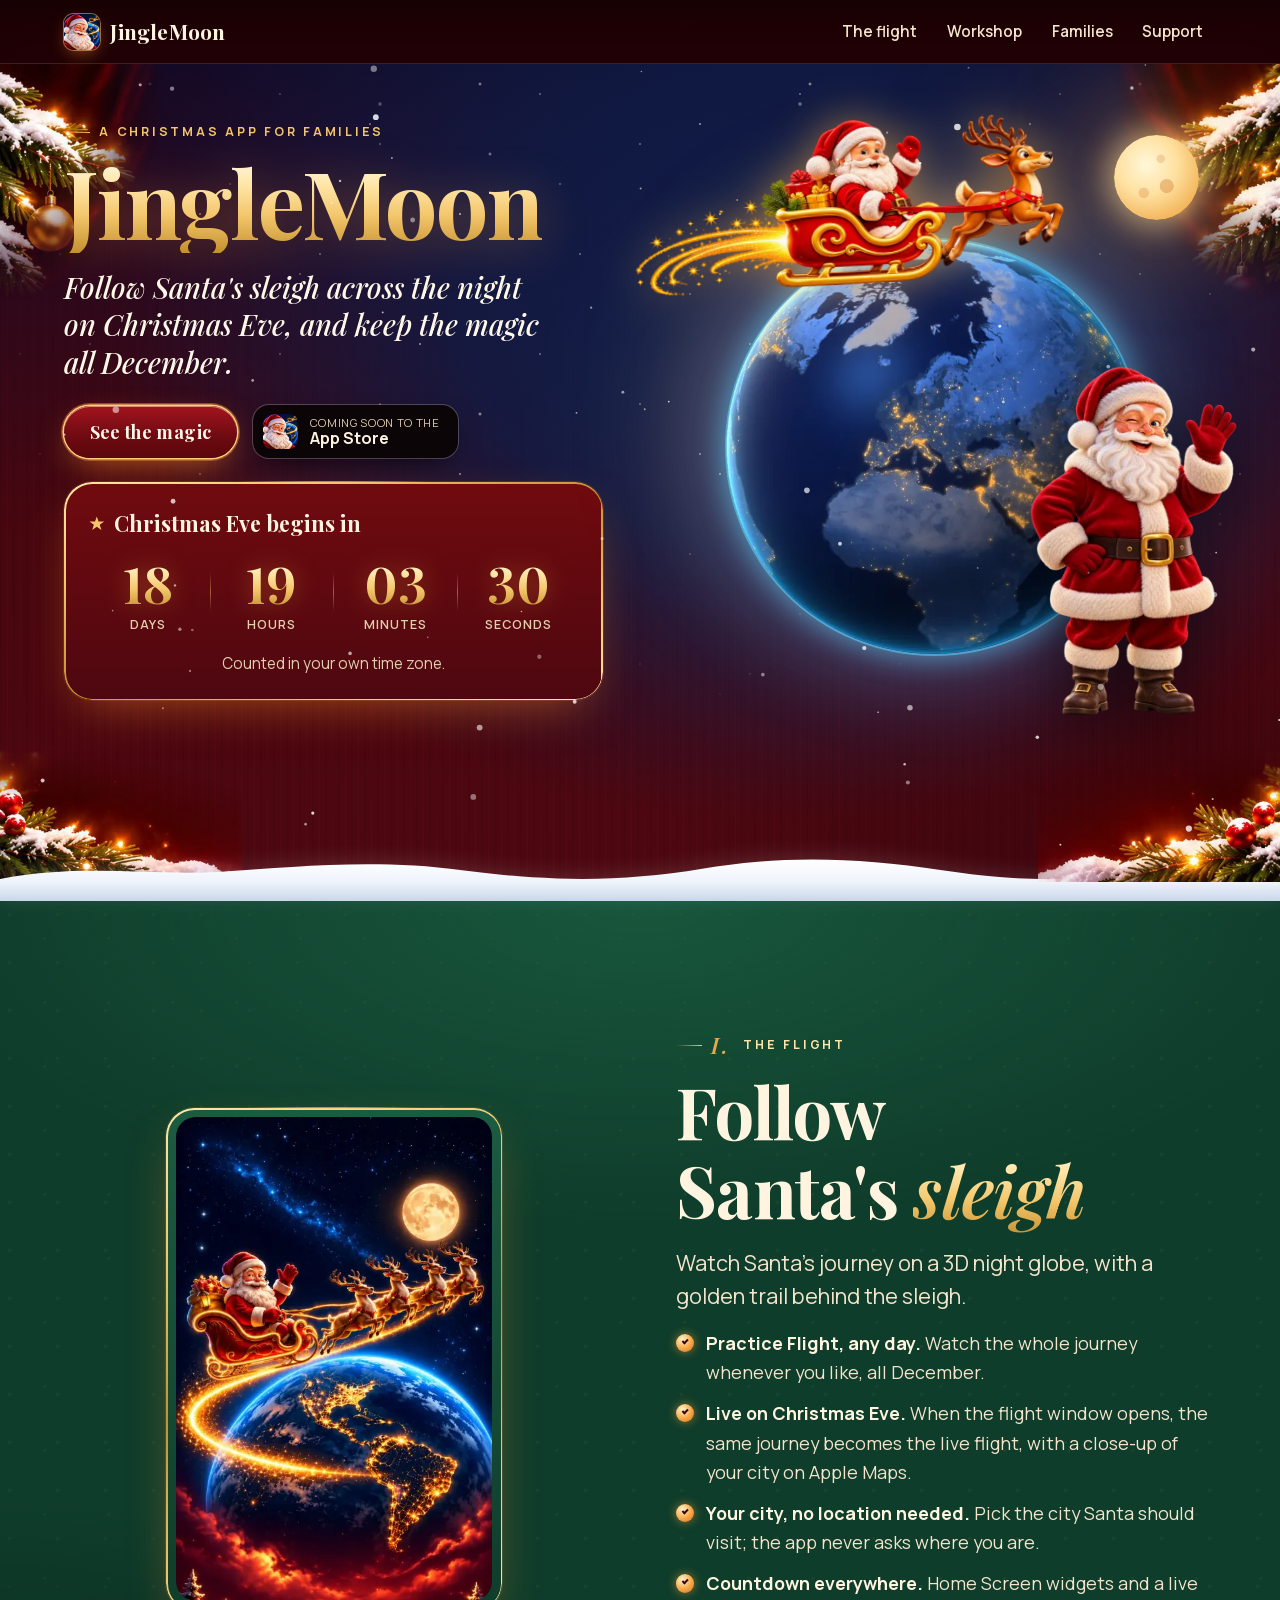
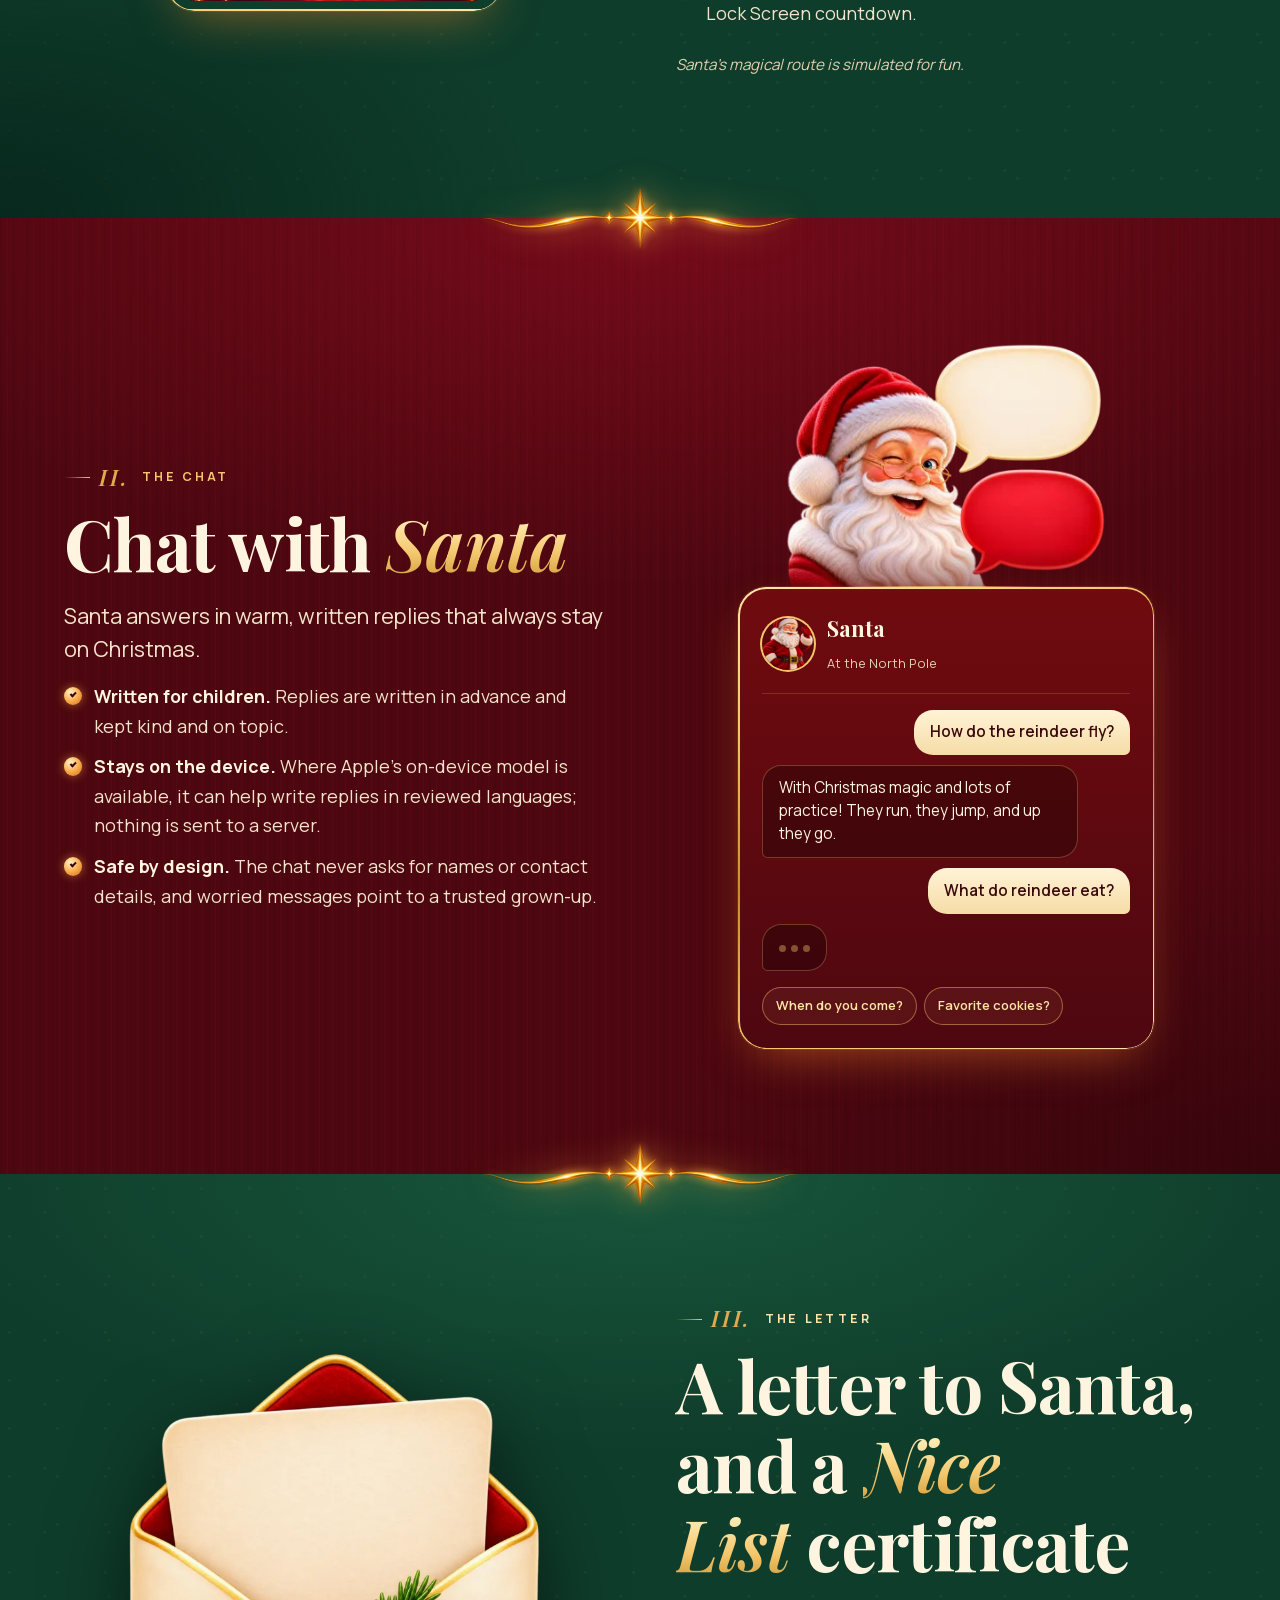
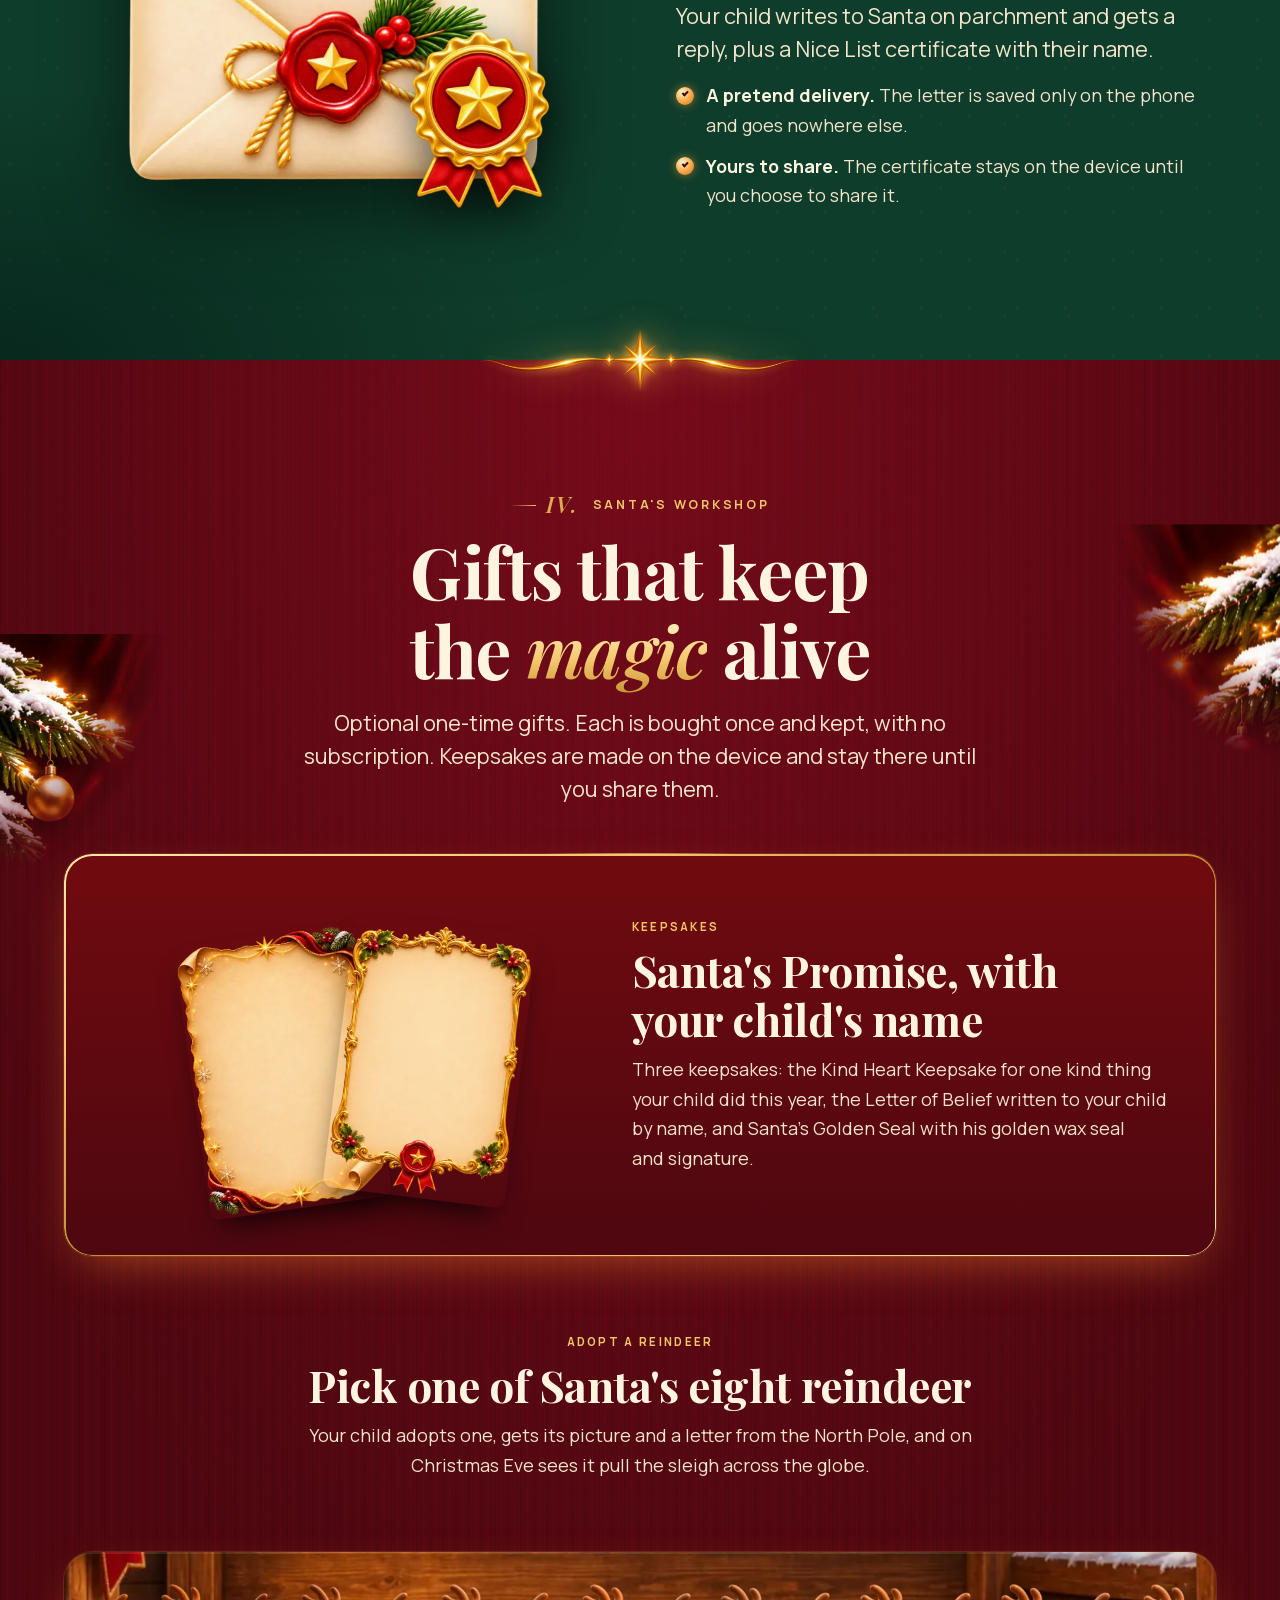
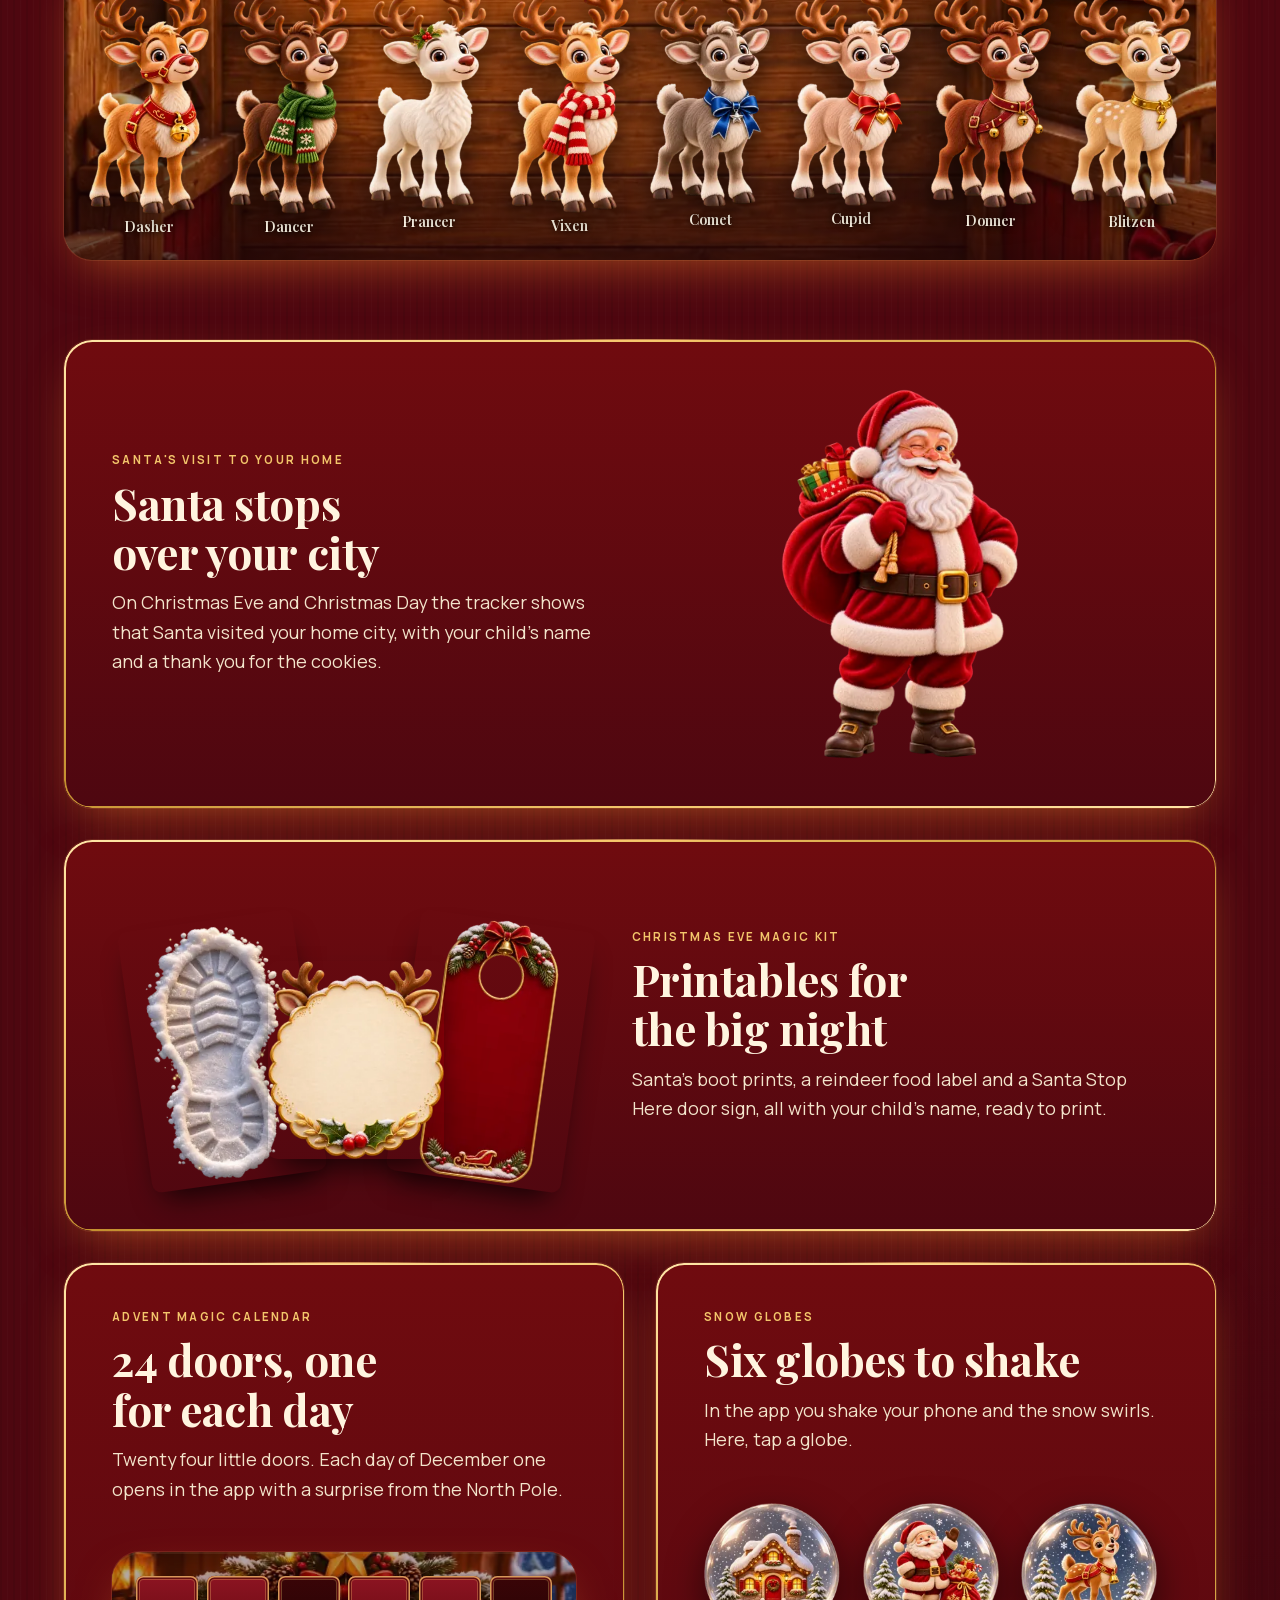
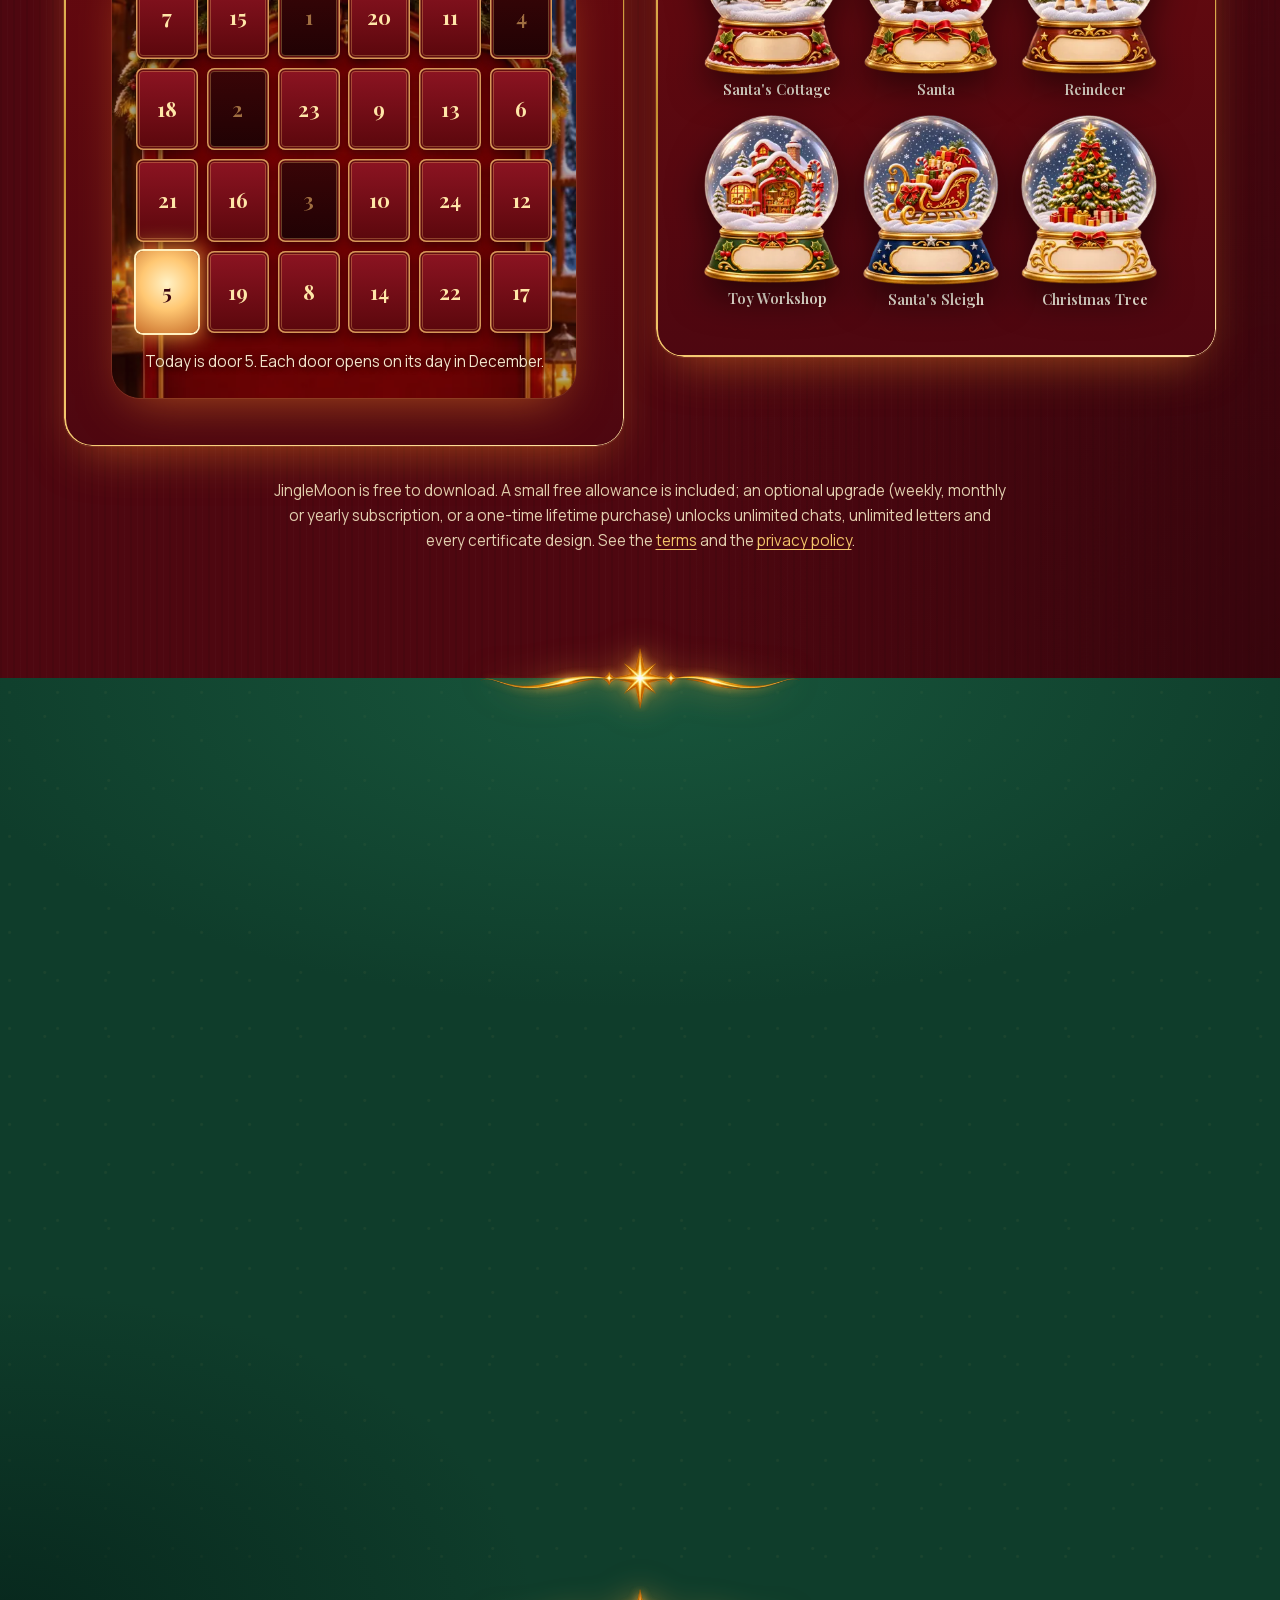
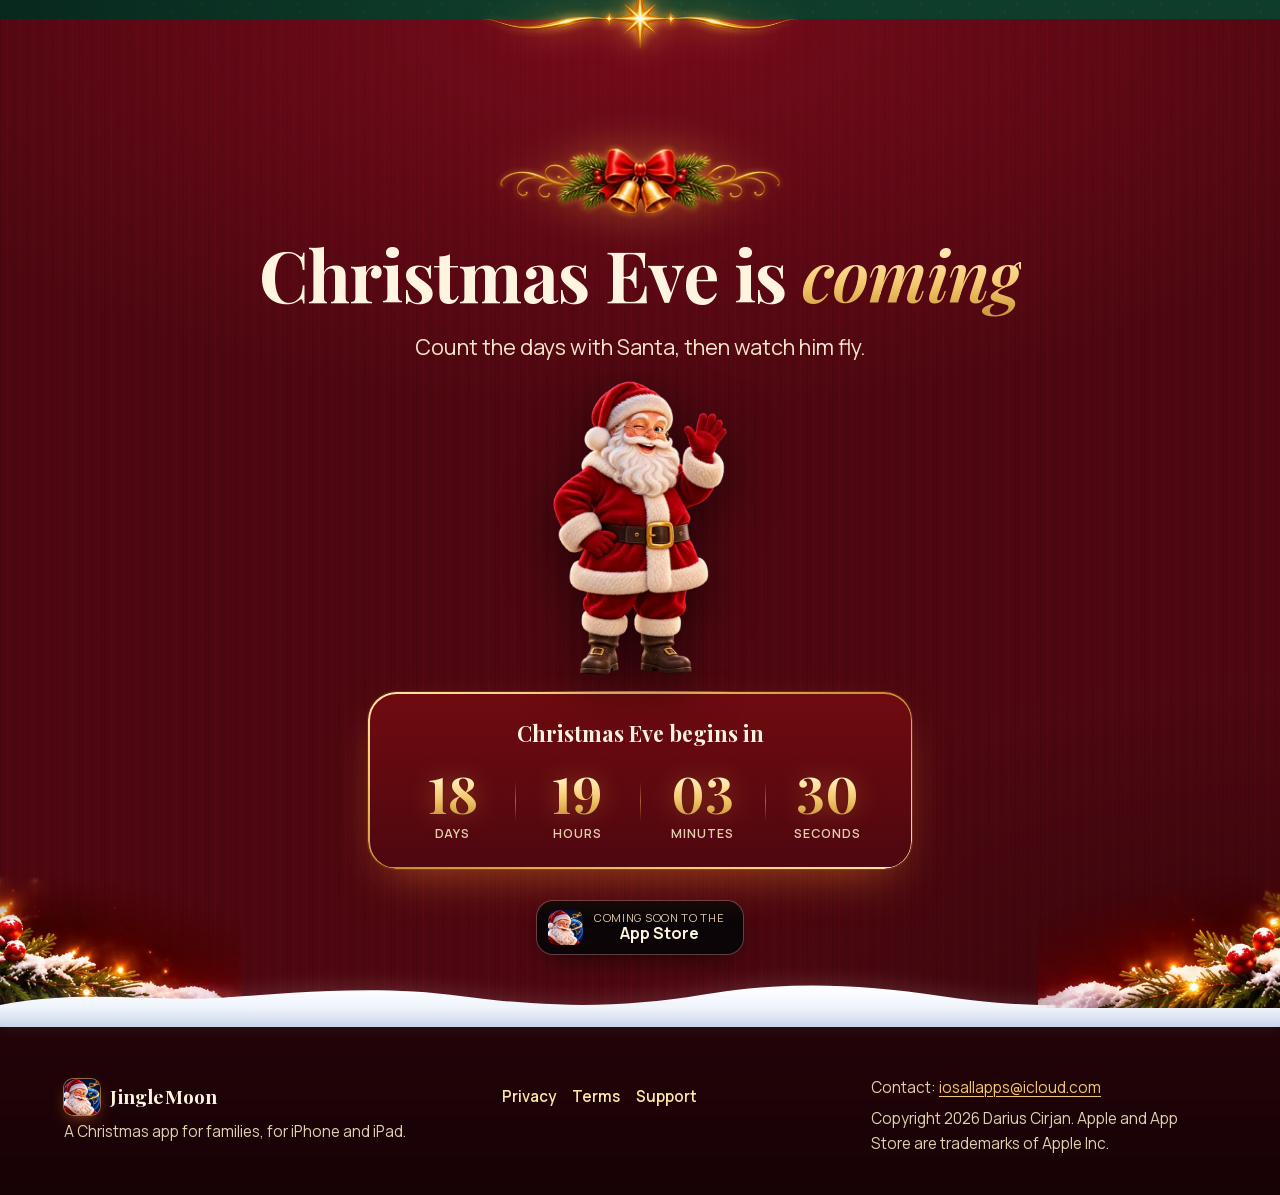
<file: index.html>
<!DOCTYPE html>
<html lang="en" class="no-js">
<head>
<meta charset="utf-8">
<meta name="viewport" content="width=device-width,initial-scale=1,viewport-fit=cover">
<title>JingleMoon: follow Santa's sleigh on Christmas Eve</title>
<meta name="description" content="A Christmas app for families. Follow Santa's sleigh on a glowing night globe, chat with Santa, write him a letter and visit Santa's Workshop. No ads, no tracking, no account.">
<link rel="canonical" href="https://jinglemoon.com/">
<meta name="theme-color" content="#2E040B">
<meta property="og:type" content="website">
<meta property="og:site_name" content="JingleMoon">
<meta property="og:url" content="https://jinglemoon.com/">
<meta property="og:title" content="JingleMoon: follow Santa's sleigh on Christmas Eve">
<meta property="og:description" content="Follow Santa's sleigh on a glowing night globe, chat with Santa, write him a letter. Made for families: no ads, no tracking, no account.">
<meta property="og:image" content="https://jinglemoon.com/img/og.jpg">
<meta property="og:image:width" content="1200">
<meta property="og:image:height" content="630">
<meta property="og:image:alt" content="Santa's sleigh with a golden trail over a night globe with golden Europe, next to the JingleMoon name">
<meta name="twitter:card" content="summary_large_image">
<meta name="twitter:title" content="JingleMoon: follow Santa's sleigh on Christmas Eve">
<meta name="twitter:description" content="A Christmas app for families. No ads, no tracking, no account.">
<meta name="twitter:image" content="https://jinglemoon.com/img/og.jpg">
<link rel="icon" href="favicon.png">
<link rel="apple-touch-icon" href="apple-touch-icon.png">
<link rel="preload" href="fonts/playfair-latin.woff2" as="font" type="font/woff2" crossorigin>
<link rel="preload" href="fonts/manrope-latin.woff2" as="font" type="font/woff2" crossorigin>
<link rel="preload" as="image" href="img/globe-820.webp" imagesrcset="img/globe-520.webp 520w, img/globe-820.webp 820w, img/globe-1100.webp 1100w" imagesizes="(min-width: 64rem) 40rem, 92vw">
<link rel="stylesheet" href="style.css">
<script>document.documentElement.className="js"</script>
<script type="application/ld+json">
{"@context":"https://schema.org","@type":"MobileApplication","name":"JingleMoon","operatingSystem":"iOS, iPadOS","applicationCategory":"EntertainmentApplication","description":"A Christmas app for families: follow Santa's simulated sleigh flight on a night globe, chat with Santa, write him a letter and visit Santa's Workshop.","url":"https://jinglemoon.com/","inLanguage":"en","offers":{"@type":"Offer","price":"0","priceCurrency":"USD"},"author":{"@type":"Person","name":"Darius Cirjan","email":"iosallapps@icloud.com"}}
</script>
</head>
<body>
<a class="skip" href="#main">Skip to content</a>
<canvas id="snow" aria-hidden="true"></canvas>

<header class="site-header">
  <div class="wrap">
    <a class="brand" href="index.html" aria-label="JingleMoon home"><img src="img/icon-128.webp" alt="" width="36" height="36"><span>JingleMoon</span></a>
    <button class="menu-btn" type="button" aria-expanded="false" aria-controls="site-nav"><svg viewBox="0 0 24 24" fill="none" stroke="currentColor" stroke-width="2" stroke-linecap="round" aria-hidden="true"><path d="M4 7h16M4 12h16M4 17h16"/></svg>Menu</button>
    <nav class="nav" id="site-nav" aria-label="Main">
      <a href="#flight">The flight</a>
      <a href="#workshop">Workshop</a>
      <a href="#families">Families</a>
      <a href="support.html">Support</a>
    </nav>
  </div>
</header>

<main id="main">

<section class="hero ground-velvet" aria-labelledby="hero-title">
  <div class="sky" aria-hidden="true"></div>
  <div class="stars" aria-hidden="true"></div>
  <div class="branch left" data-parallax="0.18" aria-hidden="true"><img src="img/branch-left.webp" alt="" width="260" height="440"></div>
  <div class="branch right" data-parallax="0.12" aria-hidden="true"><img src="img/branch-right.webp" alt="" width="260" height="440"></div>
  <div class="wrap hero-grid">
    <div class="hero-copy">
      <p class="eyebrow">A Christmas app for families</p>
      <h1 id="hero-title"><span class="gold">JingleMoon</span></h1>
      <p class="promise">Follow Santa's sleigh across the night on Christmas Eve, and keep the magic all December.</p>
    </div>
    <div class="hero-actions">
      <div class="cta-row">
        <a class="btn" href="#flight">See the magic</a>
        <span class="soon" role="note"><img src="img/icon-128.webp" alt="" width="36" height="36"><span><small>Coming soon to the</small><b>App Store</b></span></span>
      </div>
      <div class="card countdown" data-countdown>
        <p class="countdown-head"><svg viewBox="0 0 24 24" fill="currentColor" aria-hidden="true"><path d="M12 2l2.4 6.9H22l-6 4.5 2.3 7L12 16l-6.3 4.4 2.3-7-6-4.5h7.6z"/></svg><span>Christmas Eve begins in</span></p>
        <dl class="units" role="timer" aria-label="Time left until Christmas Eve in your time zone">
          <div><dt>Days</dt><dd data-u="d">--</dd></div>
          <div><dt>Hours</dt><dd data-u="h">--</dd></div>
          <div><dt>Minutes</dt><dd data-u="m">--</dd></div>
          <div><dt>Seconds</dt><dd data-u="s">--</dd></div>
        </dl>
        <p class="countdown-msg" data-msg></p>
        <p class="countdown-foot">Counted in your own time zone.</p>
      </div>
    </div>
    <div class="stage">
      <div class="moon" aria-hidden="true"></div>
      <div class="earth"><div class="halo" aria-hidden="true"></div><img src="img/globe-820.webp" srcset="img/globe-520.webp 520w, img/globe-820.webp 820w, img/globe-1100.webp 1100w" sizes="(min-width: 64rem) 40rem, 92vw" width="1100" height="1100" alt="A night globe with the cities of Europe glowing gold" fetchpriority="high"></div>
      <img class="sleigh" src="img/sleigh-760.webp" srcset="img/sleigh-420.webp 420w, img/sleigh-760.webp 760w" sizes="(min-width: 64rem) 30rem, 70vw" width="760" height="302" alt="Santa's sleigh and reindeer flying with a golden trail">
      <img class="santa" src="img/santa-wave-420.webp" srcset="img/santa-wave-240.webp 240w, img/santa-wave-420.webp 420w" sizes="(min-width: 64rem) 15rem, 36vw" width="420" height="706" alt="Santa waving hello">
      <span class="sparkle" style="left:14%;top:30%" aria-hidden="true"></span>
      <span class="sparkle" style="left:84%;top:18%;animation-delay:1.1s" aria-hidden="true"></span>
      <span class="sparkle" style="left:8%;top:70%;animation-delay:2s" aria-hidden="true"></span>
      <span class="sparkle" style="left:52%;top:6%;animation-delay:.6s" aria-hidden="true"></span>
    </div>
  </div>
</section>
<div class="garland" aria-hidden="true"><svg viewBox="0 0 1440 60" preserveAspectRatio="none"><defs><linearGradient id="snow-a" x1="0" y1="0" x2="0" y2="1"><stop offset="0" stop-color="#ffffff"/><stop offset=".55" stop-color="#eef3fb"/><stop offset="1" stop-color="#c9d6ea"/></linearGradient></defs><path fill="url(#snow-a)" d="M0 30 C90 8 170 26 250 20 S420 2 520 18 S700 34 790 16 S960 0 1060 18 S1240 34 1330 14 S1420 18 1440 22 V60 H0Z"/></svg></div>

<section class="chapter ground-pine flight" id="flight" aria-labelledby="flight-title">
  <div class="wrap chapter-grid">
    <div class="art-frame card reveal">
      <img class="ob" src="img/ob-globe-480.webp" srcset="img/ob-globe-480.webp 480w, img/ob-globe-851.webp 851w" sizes="(min-width: 48rem) 21rem, 86vw" width="851" height="1300" alt="Santa's sleigh racing over the night globe under a full moon" loading="lazy">
    </div>
    <div class="reveal">
      <p class="eyebrow"><span class="numeral">I.</span> The flight</p>
      <h2 id="flight-title">Follow Santa's <em class="gold">sleigh</em></h2>
      <p class="lead">Watch Santa's journey on a 3D night globe, with a golden trail behind the sleigh.</p>
      <ul class="ticks">
        <li><b>Practice Flight, any day.</b> Watch the whole journey whenever you like, all December.</li>
        <li><b>Live on Christmas Eve.</b> When the flight window opens, the same journey becomes the live flight, with a close-up of your city on Apple Maps.</li>
        <li><b>Your city, no location needed.</b> Pick the city Santa should visit; the app never asks where you are.</li>
        <li><b>Countdown everywhere.</b> Home Screen widgets and a live Lock Screen countdown.</li>
      </ul>
      <p class="note">Santa's magical route is simulated for fun.</p>
    </div>
  </div>
</section>

<div class="seam" aria-hidden="true"><img src="img/ornament-600.webp" srcset="img/ornament-300.webp 300w, img/ornament-600.webp 600w" sizes="20rem" width="600" height="123" alt="" loading="lazy"></div>

<section class="chapter ground-velvet chat" id="chat" aria-labelledby="chat-title">
  <div class="wrap chapter-grid flip">
    <div class="reveal">
      <img class="hero-art" src="img/hero-chat-640.webp" srcset="img/hero-chat-360.webp 360w, img/hero-chat-640.webp 640w" sizes="20rem" width="640" height="584" alt="Smiling Santa beside two speech bubbles" loading="lazy">
      <div class="card chat-demo" aria-label="Example of a chat with Santa">
        <div class="santa-top"><img src="img/santa-wave-240.webp" alt="" width="240" height="403" loading="lazy"><div><b>Santa</b><small>At the North Pole</small></div></div>
        <ul class="bubbles">
          <li class="bubble kid">How do the reindeer fly?</li>
          <li class="bubble santa">With Christmas magic and lots of practice! They run, they jump, and up they go.</li>
          <li class="bubble kid">What do reindeer eat?</li>
          <li class="bubble santa" aria-label="Santa is writing"><span class="typing" aria-hidden="true"><i></i><i></i><i></i></span></li>
        </ul>
        <div class="suggest" aria-hidden="true"><span>When do you come?</span><span>Favorite cookies?</span></div>
      </div>
    </div>
    <div class="reveal">
      <p class="eyebrow"><span class="numeral">II.</span> The chat</p>
      <h2 id="chat-title">Chat with <em class="gold">Santa</em></h2>
      <p class="lead">Santa answers in warm, written replies that always stay on Christmas.</p>
      <ul class="ticks">
        <li><b>Written for children.</b> Replies are written in advance and kept kind and on topic.</li>
        <li><b>Stays on the device.</b> Where Apple's on-device model is available, it can help write replies in reviewed languages; nothing is sent to a server.</li>
        <li><b>Safe by design.</b> The chat never asks for names or contact details, and worried messages point to a trusted grown-up.</li>
      </ul>
    </div>
  </div>
</section>

<div class="seam" aria-hidden="true"><img src="img/ornament-600.webp" srcset="img/ornament-300.webp 300w, img/ornament-600.webp 600w" sizes="20rem" width="600" height="123" alt="" loading="lazy"></div>

<section class="chapter ground-pine letter" id="letter" aria-labelledby="letter-title">
  <div class="wrap chapter-grid">
    <div class="letter-stack reveal">
      <img class="main" src="img/hero-letter-640.webp" srcset="img/hero-letter-360.webp 360w, img/hero-letter-640.webp 640w" sizes="(min-width: 48rem) 26rem, 86vw" width="640" height="664" alt="A letter to Santa in a red envelope with a wax seal" loading="lazy">
      <img class="seal" src="img/seal-320.webp" srcset="img/seal-200.webp 200w, img/seal-320.webp 320w" sizes="9rem" width="320" height="404" alt="The golden Nice List seal" loading="lazy">
    </div>
    <div class="reveal">
      <p class="eyebrow"><span class="numeral">III.</span> The letter</p>
      <h2 id="letter-title">A letter to Santa, and a <em class="gold">Nice List</em> certificate</h2>
      <p class="lead">Your child writes to Santa on parchment and gets a reply, plus a Nice List certificate with their name.</p>
      <ul class="ticks">
        <li><b>A pretend delivery.</b> The letter is saved only on the phone and goes nowhere else.</li>
        <li><b>Yours to share.</b> The certificate stays on the device until you choose to share it.</li>
      </ul>
    </div>
  </div>
</section>

<div class="seam" aria-hidden="true"><img src="img/ornament-600.webp" srcset="img/ornament-300.webp 300w, img/ornament-600.webp 600w" sizes="20rem" width="600" height="123" alt="" loading="lazy"></div>

<section class="chapter ground-velvet workshop" id="workshop" aria-labelledby="workshop-title">
  <div class="branch left" data-parallax="0.1" aria-hidden="true"><img src="img/branch-left.webp" alt="" width="260" height="440" loading="lazy"></div>
  <div class="branch right" data-parallax="0.06" aria-hidden="true"><img src="img/branch-right.webp" alt="" width="260" height="440" loading="lazy"></div>
  <div class="wrap">
    <div class="section-intro reveal">
      <p class="eyebrow"><span class="numeral">IV.</span> Santa's Workshop</p>
      <h2 id="workshop-title">Gifts that keep the <em class="gold">magic</em> alive</h2>
      <p class="lead">Optional one-time gifts. Each is bought once and kept, with no subscription. Keepsakes are made on the device and stay there until you share them.</p>
    </div>

    <article class="card gift reveal" aria-labelledby="g-keepsakes">
      <div class="gift-art"><div class="fan two">
        <img src="img/promise-belief-300.webp" srcset="img/promise-belief-300.webp 300w, img/promise-belief-480.webp 480w" sizes="13rem" width="300" height="450" alt="Letter of Belief keepsake page" loading="lazy">
        <img src="img/promise-seal-300.webp" srcset="img/promise-seal-300.webp 300w, img/promise-seal-480.webp 480w" sizes="13rem" width="300" height="450" alt="Santa's Golden Seal keepsake page" loading="lazy">
      </div></div>
      <div>
        <span class="tag">Keepsakes</span>
        <h3 id="g-keepsakes">Santa's Promise, with your child's name</h3>
        <p>Three keepsakes: the Kind Heart Keepsake for one kind thing your child did this year, the Letter of Belief written to your child by name, and Santa's Golden Seal with his golden wax seal and signature.</p>
      </div>
    </article>

    <article class="gift stack reveal" aria-labelledby="g-reindeer" style="padding-inline:0">
      <div class="section-intro" style="margin-bottom:var(--space-4)">
        <span class="tag">Adopt a reindeer</span>
        <h3 id="g-reindeer">Pick one of Santa's eight reindeer</h3>
        <p>Your child adopts one, gets its picture and a letter from the North Pole, and on Christmas Eve sees it pull the sleigh across the globe.</p>
      </div>
      <div class="stable">
        <ul class="herd">
          <li><img src="img/reindeer-dasher-180.webp" srcset="img/reindeer-dasher-180.webp 180w, img/reindeer-dasher-300.webp 300w" sizes="(min-width: 48rem) 7.5rem, 22vw" width="180" height="343" alt="" loading="lazy"><span>Dasher</span></li>
          <li><img src="img/reindeer-dancer-180.webp" srcset="img/reindeer-dancer-180.webp 180w, img/reindeer-dancer-300.webp 300w" sizes="(min-width: 48rem) 7.5rem, 22vw" width="180" height="345" alt="" loading="lazy"><span>Dancer</span></li>
          <li><img src="img/reindeer-prancer-180.webp" srcset="img/reindeer-prancer-180.webp 180w, img/reindeer-prancer-300.webp 300w" sizes="(min-width: 48rem) 7.5rem, 22vw" width="180" height="337" alt="" loading="lazy"><span>Prancer</span></li>
          <li><img src="img/reindeer-vixen-180.webp" srcset="img/reindeer-vixen-180.webp 180w, img/reindeer-vixen-300.webp 300w" sizes="(min-width: 48rem) 7.5rem, 22vw" width="180" height="343" alt="" loading="lazy"><span>Vixen</span></li>
          <li><img src="img/reindeer-comet-180.webp" srcset="img/reindeer-comet-180.webp 180w, img/reindeer-comet-300.webp 300w" sizes="(min-width: 48rem) 7.5rem, 22vw" width="180" height="333" alt="" loading="lazy"><span>Comet</span></li>
          <li><img src="img/reindeer-cupid-180.webp" srcset="img/reindeer-cupid-180.webp 180w, img/reindeer-cupid-300.webp 300w" sizes="(min-width: 48rem) 7.5rem, 22vw" width="180" height="332" alt="" loading="lazy"><span>Cupid</span></li>
          <li><img src="img/reindeer-donner-180.webp" srcset="img/reindeer-donner-180.webp 180w, img/reindeer-donner-300.webp 300w" sizes="(min-width: 48rem) 7.5rem, 22vw" width="180" height="335" alt="" loading="lazy"><span>Donner</span></li>
          <li><img src="img/reindeer-blitzen-180.webp" srcset="img/reindeer-blitzen-180.webp 180w, img/reindeer-blitzen-300.webp 300w" sizes="(min-width: 48rem) 7.5rem, 22vw" width="180" height="336" alt="" loading="lazy"><span>Blitzen</span></li>
        </ul>
      </div>
    </article>

    <article class="card gift flip reveal" aria-labelledby="g-visit">
      <div class="gift-art"><img src="img/santa-gift-bag-300.webp" srcset="img/santa-gift-bag-300.webp 300w, img/santa-gift-bag-480.webp 480w" sizes="15rem" width="300" height="464" alt="Santa carrying his bag of gifts" loading="lazy" style="width:min(15rem,62%)"></div>
      <div>
        <span class="tag">Santa's Visit to Your Home</span>
        <h3 id="g-visit">Santa stops over your city</h3>
        <p>On Christmas Eve and Christmas Day the tracker shows that Santa visited your home city, with your child's name and a thank you for the cookies.</p>
      </div>
    </article>

    <article class="card gift reveal" aria-labelledby="g-kit">
      <div class="gift-art"><div class="fan">
        <img src="img/kit-boot-240.webp" srcset="img/kit-boot-240.webp 240w, img/kit-boot-400.webp 400w" sizes="11rem" width="240" height="360" alt="Santa's boot prints printable" loading="lazy">
        <img src="img/kit-food-240.webp" srcset="img/kit-food-240.webp 240w, img/kit-food-400.webp 400w" sizes="11rem" width="240" height="269" alt="Reindeer food label printable" loading="lazy">
        <img src="img/kit-door-240.webp" srcset="img/kit-door-240.webp 240w, img/kit-door-400.webp 400w" sizes="11rem" width="240" height="360" alt="Santa Stop Here door sign printable" loading="lazy">
      </div></div>
      <div>
        <span class="tag">Christmas Eve Magic Kit</span>
        <h3 id="g-kit">Printables for the big night</h3>
        <p>Santa's boot prints, a reindeer food label and a Santa Stop Here door sign, all with your child's name, ready to print.</p>
      </div>
    </article>

    <div class="pair">
      <article class="card gift reveal" aria-labelledby="g-advent" style="grid-template-columns:1fr;margin:0">
        <div>
          <span class="tag">Advent Magic Calendar</span>
          <h3 id="g-advent">24 doors, one for each day</h3>
          <p>Twenty four little doors. Each day of December one opens in the app with a surprise from the North Pole.</p>
        </div>
        <div class="advent-board">
          <ol class="doors" data-doors aria-label="Advent calendar with 24 doors"></ol>
          <p class="advent-caption" data-advent-caption>Each door opens on its day in December.</p>
        </div>
      </article>
      <article class="card gift reveal" aria-labelledby="g-globes" style="grid-template-columns:1fr;margin:0">
        <div>
          <span class="tag">Snow Globes</span>
          <h3 id="g-globes">Six globes to shake</h3>
          <p>In the app you shake your phone and the snow swirls. Here, tap a globe.</p>
        </div>
        <ul class="globes">
          <li><button class="globe-btn" type="button" aria-label="Shake the Santa's Cottage snow globe"><img src="img/globe-cottage-200.webp" srcset="img/globe-cottage-200.webp 200w, img/globe-cottage-340.webp 340w" sizes="(min-width: 48rem) 8rem, 28vw" width="200" height="253" alt="" loading="lazy"></button><span>Santa's Cottage</span></li>
          <li><button class="globe-btn" type="button" aria-label="Shake the Santa snow globe"><img src="img/globe-santa-200.webp" srcset="img/globe-santa-200.webp 200w, img/globe-santa-340.webp 340w" sizes="(min-width: 48rem) 8rem, 28vw" width="200" height="251" alt="" loading="lazy"></button><span>Santa</span></li>
          <li><button class="globe-btn" type="button" aria-label="Shake the Reindeer snow globe"><img src="img/globe-reindeer-200.webp" srcset="img/globe-reindeer-200.webp 200w, img/globe-reindeer-340.webp 340w" sizes="(min-width: 48rem) 8rem, 28vw" width="200" height="252" alt="" loading="lazy"></button><span>Reindeer</span></li>
          <li><button class="globe-btn" type="button" aria-label="Shake the Toy Workshop snow globe"><img src="img/globe-workshop-200.webp" srcset="img/globe-workshop-200.webp 200w, img/globe-workshop-340.webp 340w" sizes="(min-width: 48rem) 8rem, 28vw" width="200" height="248" alt="" loading="lazy"></button><span>Toy Workshop</span></li>
          <li><button class="globe-btn" type="button" aria-label="Shake the Santa's Sleigh snow globe"><img src="img/globe-sleigh-200.webp" srcset="img/globe-sleigh-200.webp 200w, img/globe-sleigh-340.webp 340w" sizes="(min-width: 48rem) 8rem, 28vw" width="200" height="249" alt="" loading="lazy"></button><span>Santa's Sleigh</span></li>
          <li><button class="globe-btn" type="button" aria-label="Shake the Christmas Tree snow globe"><img src="img/globe-tree-200.webp" srcset="img/globe-tree-200.webp 200w, img/globe-tree-340.webp 340w" sizes="(min-width: 48rem) 8rem, 28vw" width="200" height="249" alt="" loading="lazy"></button><span>Christmas Tree</span></li>
        </ul>
      </article>
    </div>

    <p class="allowance reveal">JingleMoon is free to download. A small free allowance is included; an optional upgrade (weekly, monthly or yearly subscription, or a one-time lifetime purchase) unlocks unlimited chats, unlimited letters and every certificate design. See the <a href="terms.html">terms</a> and the <a href="privacy.html">privacy policy</a>.</p>
  </div>
</section>

<div class="seam" aria-hidden="true"><img src="img/ornament-600.webp" srcset="img/ornament-300.webp 300w, img/ornament-600.webp 600w" sizes="20rem" width="600" height="123" alt="" loading="lazy"></div>

<section class="chapter ground-pine families" id="families" aria-labelledby="families-title">
  <div class="wrap">
    <div class="section-intro reveal">
      <p class="eyebrow"><span class="numeral">V.</span> Made for families</p>
      <h2 id="families-title">Calm, private and <em class="gold">kind</em></h2>
      <p class="lead">Built for parents and children to enjoy together.</p>
    </div>
    <ul class="trust">
      <li class="card reveal"><svg viewBox="0 0 24 24" fill="none" stroke="currentColor" stroke-width="1.6" stroke-linecap="round" stroke-linejoin="round" aria-hidden="true"><rect x="3" y="5" width="18" height="14" rx="2"/><path d="M4 4l16 16"/></svg><b>No ads</b><span>No adverts anywhere in the app.</span></li>
      <li class="card reveal"><svg viewBox="0 0 24 24" fill="none" stroke="currentColor" stroke-width="1.6" stroke-linecap="round" stroke-linejoin="round" aria-hidden="true"><path d="M12 3l8 3v6c0 4.5-3.4 8-8 9-4.6-1-8-4.5-8-9V6z"/><path d="M9 12l2 2 4-4"/></svg><b>No tracking</b><span>No advertising identifier, no tracking across apps or websites. Anonymous statistics only if a parent says yes.</span></li>
      <li class="card reveal"><svg viewBox="0 0 24 24" fill="none" stroke="currentColor" stroke-width="1.6" stroke-linecap="round" stroke-linejoin="round" aria-hidden="true"><circle cx="12" cy="8" r="4"/><path d="M4 21c1.5-4 4.5-6 8-6s6.5 2 8 6"/><path d="M3 3l18 18"/></svg><b>No account</b><span>No sign up, no email, no password. Names, letters and chats stay on the device.</span></li>
      <li class="card reveal"><svg viewBox="0 0 24 24" fill="none" stroke="currentColor" stroke-width="1.6" stroke-linecap="round" stroke-linejoin="round" aria-hidden="true"><rect x="5" y="10" width="14" height="10" rx="2"/><path d="M8 10V7a4 4 0 018 0v3"/></svg><b>Parents decide</b><span>Usage statistics stay off unless a parent turns them on, and deleting data always asks first. Every purchase is confirmed in Apple's own payment sheet.</span></li>
      <li class="card reveal"><svg viewBox="0 0 24 24" fill="none" stroke="currentColor" stroke-width="1.6" stroke-linecap="round" stroke-linejoin="round" aria-hidden="true"><circle cx="12" cy="12" r="9"/><path d="M3 12h18M12 3c2.5 2.6 3.8 5.6 3.8 9s-1.3 6.4-3.8 9c-2.5-2.6-3.8-5.6-3.8-9S9.5 5.6 12 3z"/></svg><b>45 languages</b><span>The whole app is translated into 45 languages.</span></li>
      <li class="card reveal"><svg viewBox="0 0 24 24" fill="none" stroke="currentColor" stroke-width="1.6" stroke-linecap="round" stroke-linejoin="round" aria-hidden="true"><rect x="2.5" y="4" width="12" height="17" rx="2"/><rect x="16" y="8" width="6" height="13" rx="1.5"/><path d="M7.5 18h2"/></svg><b>iPhone and iPad</b><span>Made for both iPhone and iPad.</span></li>
    </ul>
    <p class="families-note reveal">Questions? Visit <a href="support.html">Support</a> or read the <a href="privacy.html">privacy policy</a>.</p>
  </div>
</section>

<div class="seam" aria-hidden="true"><img src="img/ornament-600.webp" srcset="img/ornament-300.webp 300w, img/ornament-600.webp 600w" sizes="20rem" width="600" height="123" alt="" loading="lazy"></div>

<section class="chapter ground-velvet finale" id="countdown" aria-labelledby="finale-title">
  <div class="stars" aria-hidden="true"></div>
  <div class="wrap reveal">
    <img class="bells" src="img/bells-520.webp" srcset="img/bells-300.webp 300w, img/bells-520.webp 520w" sizes="18rem" width="520" height="135" alt="" loading="lazy">
    <h2 id="finale-title">Christmas Eve is <em class="gold">coming</em></h2>
    <p class="lead">Count the days with Santa, then watch him fly.</p>
    <img class="wave" src="img/santa-wave-240.webp" srcset="img/santa-wave-240.webp 240w, img/santa-wave-420.webp 420w" sizes="11rem" width="240" height="403" alt="Santa waving" loading="lazy">
    <div class="card countdown" data-countdown>
      <p class="countdown-head"><span>Christmas Eve begins in</span></p>
      <dl class="units" role="timer" aria-label="Time left until Christmas Eve in your time zone">
        <div><dt>Days</dt><dd data-u="d">--</dd></div>
        <div><dt>Hours</dt><dd data-u="h">--</dd></div>
        <div><dt>Minutes</dt><dd data-u="m">--</dd></div>
        <div><dt>Seconds</dt><dd data-u="s">--</dd></div>
      </dl>
      <p class="countdown-msg" data-msg></p>
    </div>
    <div class="cta-row">
      <span class="soon" role="note"><img src="img/icon-128.webp" alt="" width="36" height="36" loading="lazy"><span><small>Coming soon to the</small><b>App Store</b></span></span>
    </div>
  </div>
</section>
<div class="garland" aria-hidden="true"><svg viewBox="0 0 1440 60" preserveAspectRatio="none"><defs><linearGradient id="snow-b" x1="0" y1="0" x2="0" y2="1"><stop offset="0" stop-color="#ffffff"/><stop offset=".55" stop-color="#eef3fb"/><stop offset="1" stop-color="#c9d6ea"/></linearGradient></defs><path fill="url(#snow-b)" d="M0 30 C90 8 170 26 250 20 S420 2 520 18 S700 34 790 16 S960 0 1060 18 S1240 34 1330 14 S1420 18 1440 22 V60 H0Z"/></svg></div>

</main>

<footer class="site-footer">
  <div class="wrap footer-grid">
    <div>
      <a class="brand" href="index.html"><img src="img/icon-128.webp" alt="" width="36" height="36" loading="lazy"><span>JingleMoon</span></a>
      <p>A Christmas app for families, for iPhone and iPad.</p>
    </div>
    <nav aria-label="Footer"><ul class="footer-links"><li><a href="privacy.html">Privacy</a></li><li><a href="terms.html">Terms</a></li><li><a href="support.html">Support</a></li></ul></nav>
    <div><p>Contact: <a href="mailto:iosallapps@icloud.com">iosallapps@icloud.com</a></p><p>Copyright 2026 Darius Cirjan. Apple and App Store are trademarks of Apple Inc.</p></div>
  </div>
</footer>
<script src="site.js" defer></script>
</body>
</html>
</file>
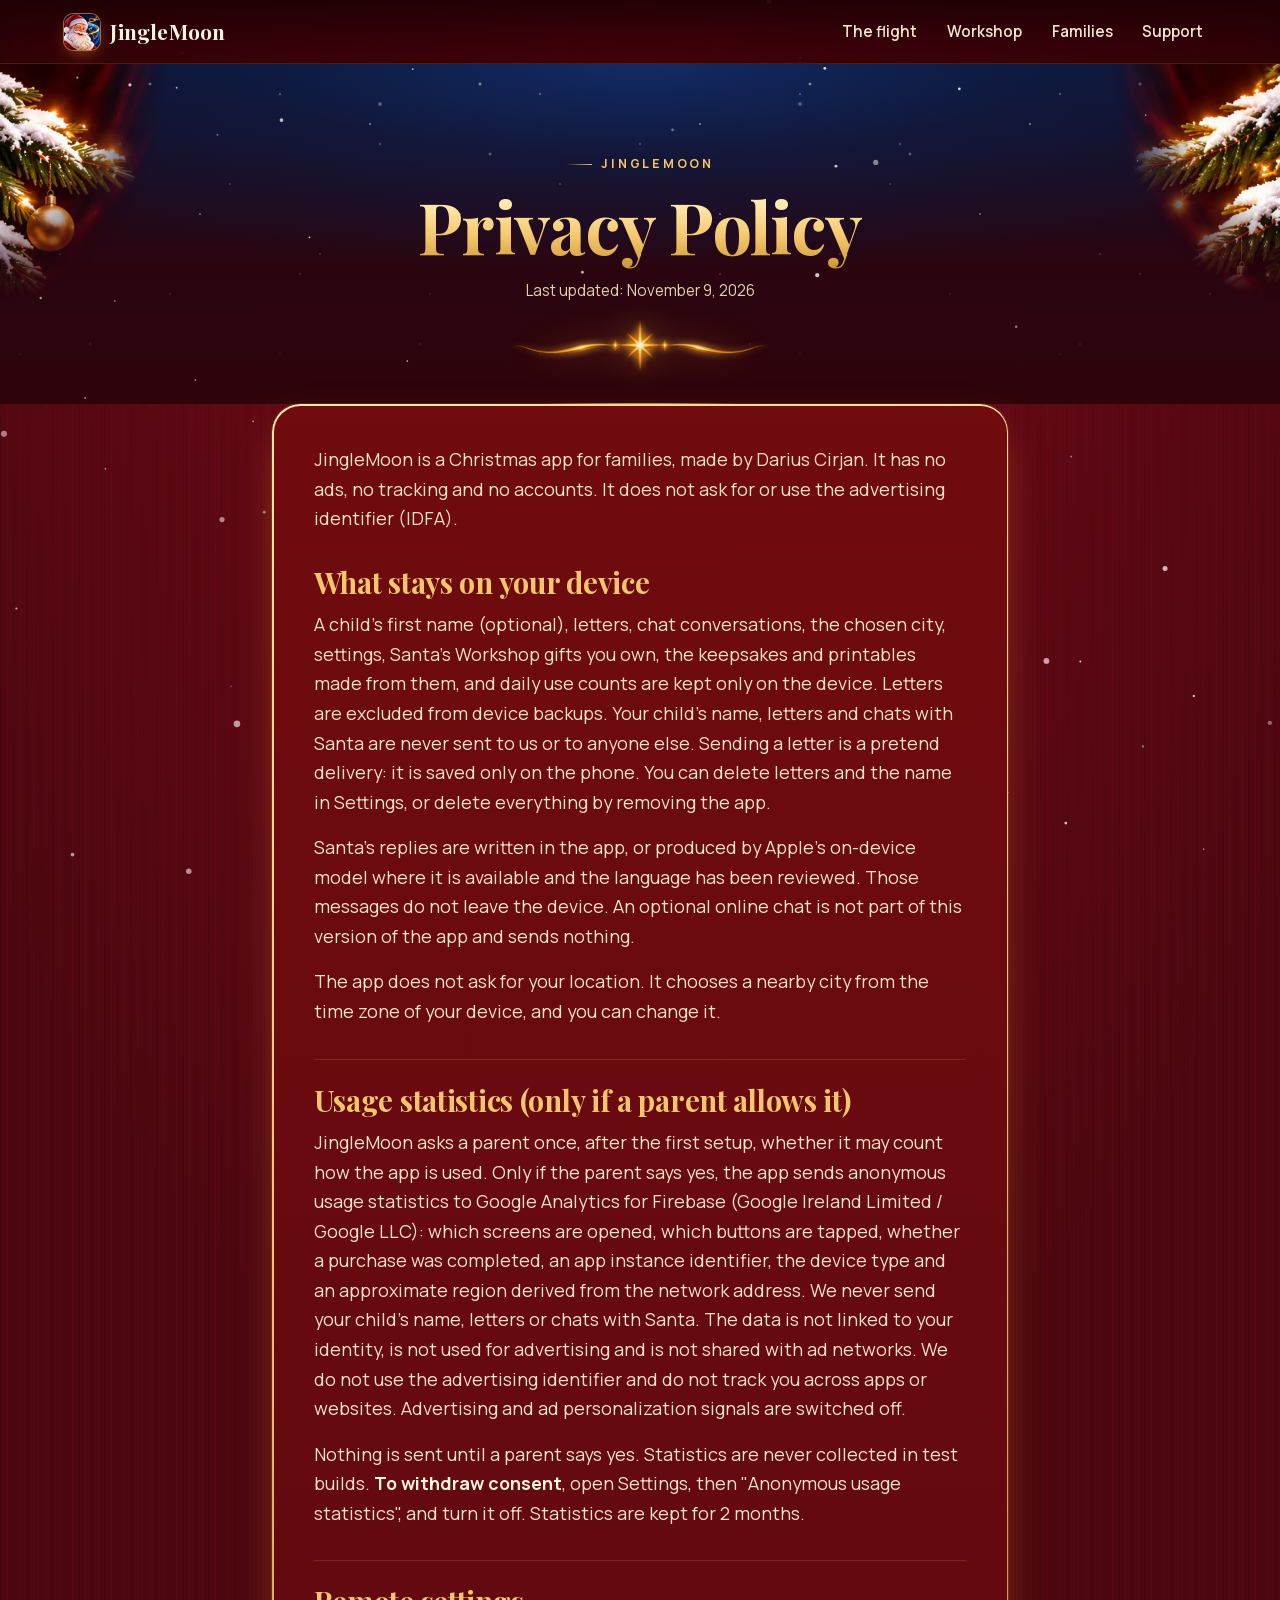
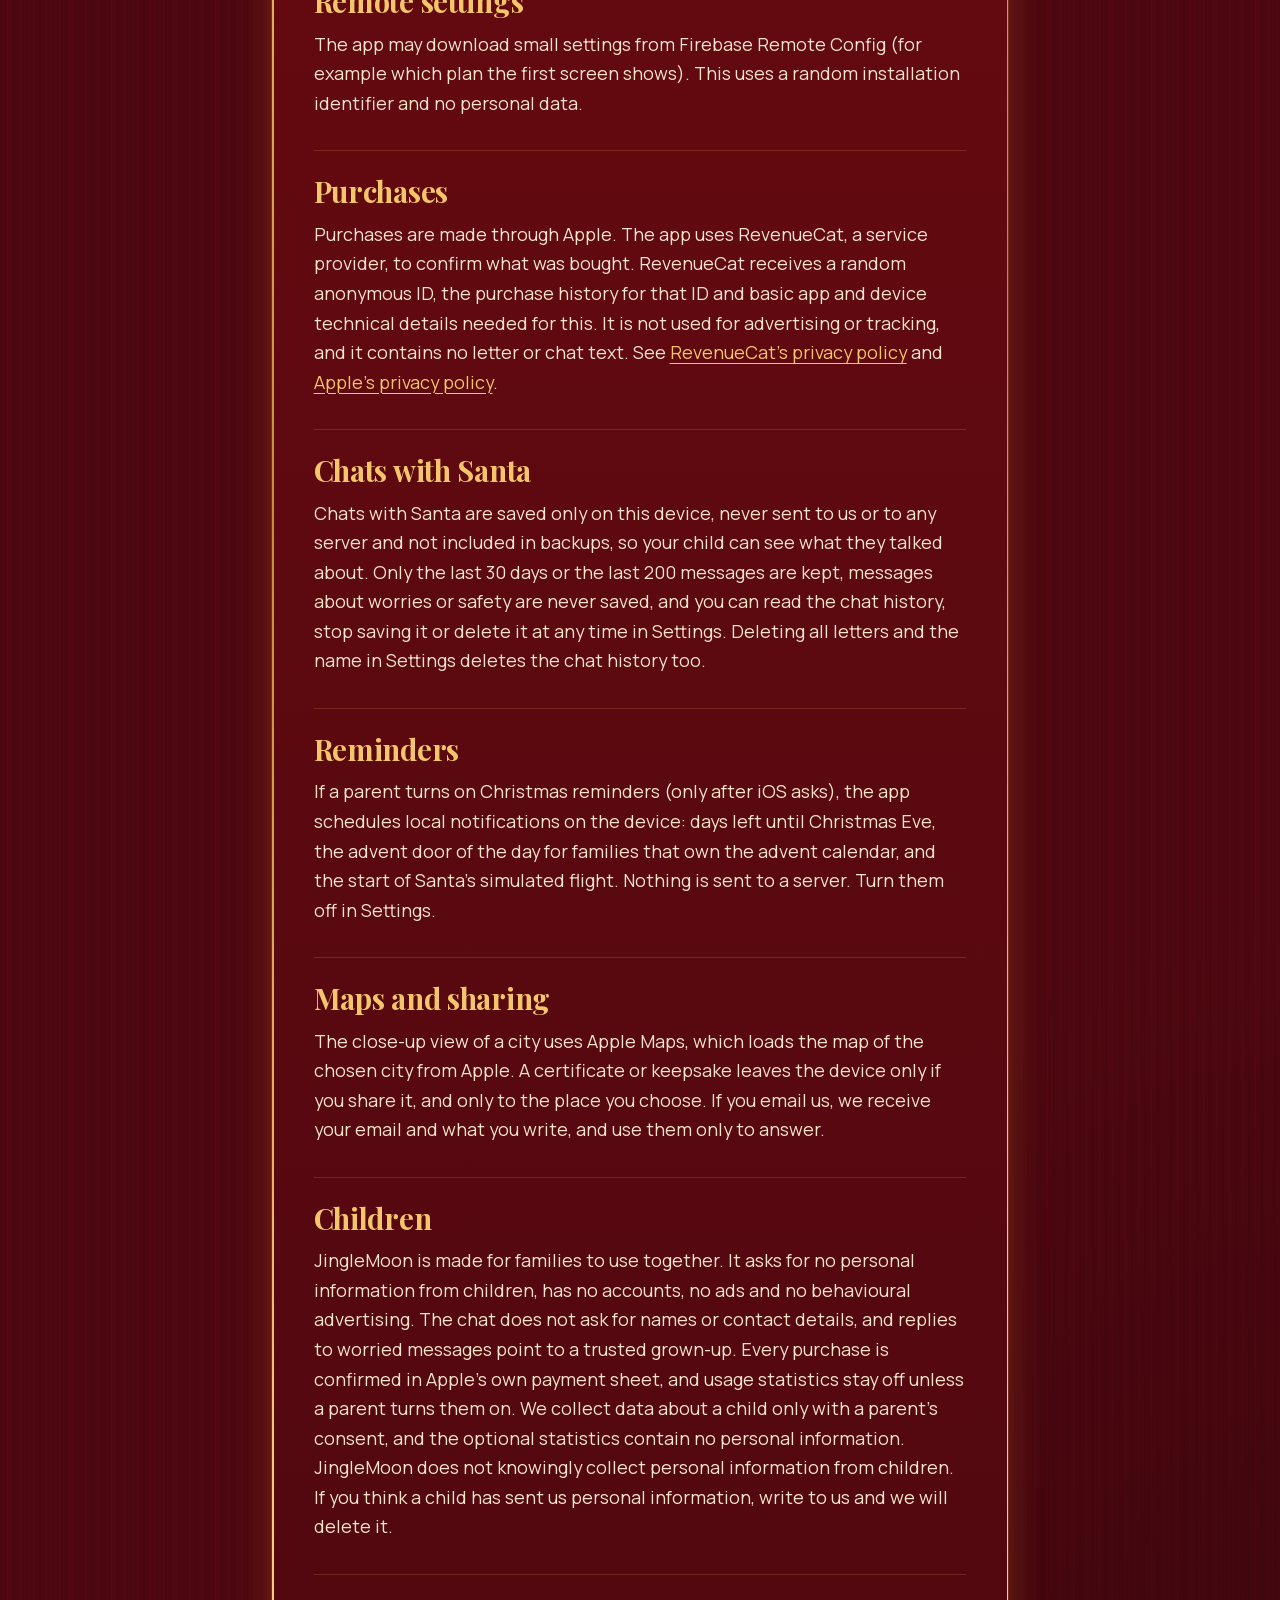
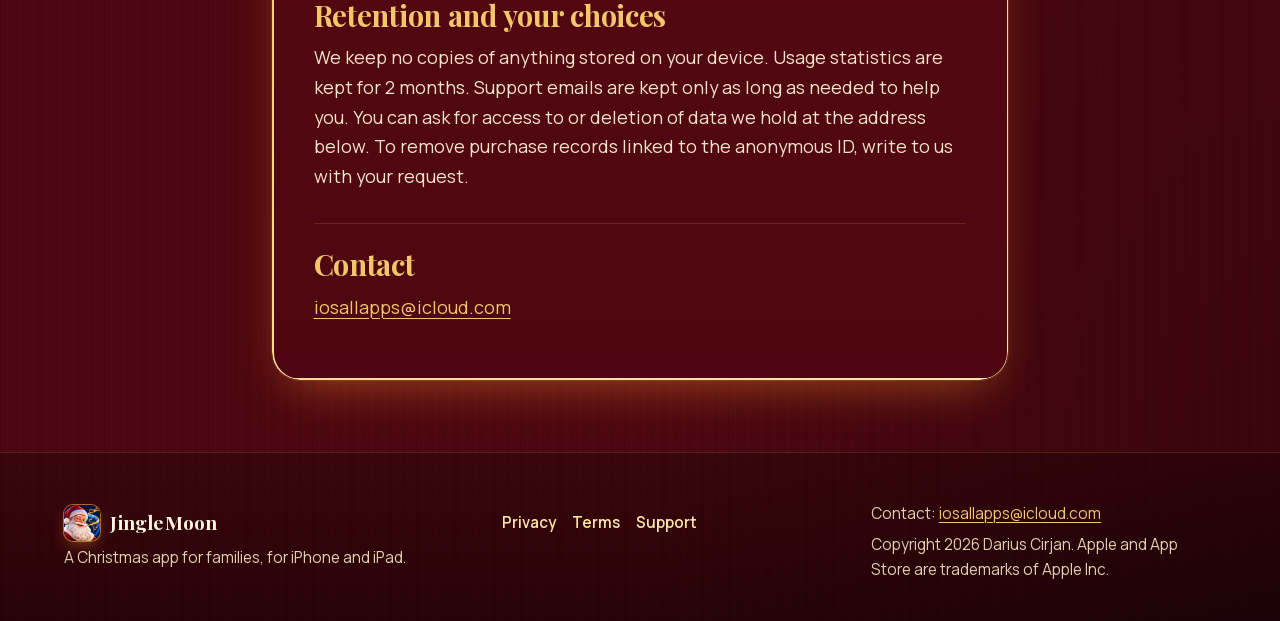
<file: privacy.html>
<!DOCTYPE html>
<html lang="en" class="no-js">
<head>
<meta charset="utf-8">
<meta name="viewport" content="width=device-width,initial-scale=1,viewport-fit=cover">
<title>Privacy Policy | JingleMoon</title>
<meta name="description" content="How JingleMoon handles data: no ads, no tracking, no accounts, and optional anonymous usage statistics only if a parent allows them.">
<link rel="canonical" href="https://jinglemoon.com/privacy.html">
<meta name="theme-color" content="#2E040B">
<meta property="og:type" content="website">
<meta property="og:site_name" content="JingleMoon">
<meta property="og:url" content="https://jinglemoon.com/privacy.html">
<meta property="og:title" content="Privacy Policy | JingleMoon">
<meta property="og:description" content="How JingleMoon handles data: no ads, no tracking, no accounts, and optional anonymous usage statistics only if a parent allows them.">
<meta property="og:image" content="https://jinglemoon.com/img/og.jpg">
<meta name="twitter:card" content="summary_large_image">
<meta name="twitter:image" content="https://jinglemoon.com/img/og.jpg">
<link rel="icon" href="favicon.png">
<link rel="apple-touch-icon" href="apple-touch-icon.png">
<link rel="preload" href="fonts/playfair-latin.woff2" as="font" type="font/woff2" crossorigin>
<link rel="preload" href="fonts/manrope-latin.woff2" as="font" type="font/woff2" crossorigin>
<link rel="stylesheet" href="style.css">
<script>document.documentElement.className="js"</script>
</head>
<body class="ground-velvet">
<a class="skip" href="#main">Skip to content</a>
<canvas id="snow" aria-hidden="true"></canvas>

<header class="site-header">
  <div class="wrap">
    <a class="brand" href="index.html" aria-label="JingleMoon home"><img src="img/icon-128.webp" alt="" width="36" height="36"><span>JingleMoon</span></a>
    <button class="menu-btn" type="button" aria-expanded="false" aria-controls="site-nav"><svg viewBox="0 0 24 24" fill="none" stroke="currentColor" stroke-width="2" stroke-linecap="round" aria-hidden="true"><path d="M4 7h16M4 12h16M4 17h16"/></svg>Menu</button>
    <nav class="nav" id="site-nav" aria-label="Main">
      <a href="index.html#flight">The flight</a>
      <a href="index.html#workshop">Workshop</a>
      <a href="index.html#families">Families</a>
      <a href="support.html">Support</a>
    </nav>
  </div>
</header>

<main id="main">
<div class="page-hero">
  <div class="sky" aria-hidden="true"></div>
  <div class="stars" aria-hidden="true"></div>
  <div class="branch left" aria-hidden="true"><img src="img/branch-left.webp" alt="" width="260" height="440"></div>
  <div class="branch right" aria-hidden="true"><img src="img/branch-right.webp" alt="" width="260" height="440"></div>
  <div class="wrap">
    <p class="eyebrow">JingleMoon</p>
    <h1><span class="gold">Privacy Policy</span></h1>
    <p class="updated">Last updated: November 9, 2026</p>
    <img class="ornament" src="img/ornament-600.webp" srcset="img/ornament-300.webp 300w, img/ornament-600.webp 600w" sizes="16rem" width="600" height="123" alt="">
  </div>
</div>
<article class="card doc">
<p>JingleMoon is a Christmas app for families, made by Darius Cirjan. It has no ads, no tracking and no accounts. It does not ask for or use the advertising identifier (IDFA).</p>
<h2>What stays on your device</h2><p>A child&#39;s first name (optional), letters, chat conversations, the chosen city, settings, Santa&#39;s Workshop gifts you own, the keepsakes and printables made from them, and daily use counts are kept only on the device. Letters are excluded from device backups. Your child&#39;s name, letters and chats with Santa are never sent to us or to anyone else. Sending a letter is a pretend delivery: it is saved only on the phone. You can delete letters and the name in Settings, or delete everything by removing the app.</p><p>Santa&#39;s replies are written in the app, or produced by Apple&#39;s on-device model where it is available and the language has been reviewed. Those messages do not leave the device. An optional online chat is not part of this version of the app and sends nothing.</p><p>The app does not ask for your location. It chooses a nearby city from the time zone of your device, and you can change it.</p>
<h2>Usage statistics (only if a parent allows it)</h2><p>JingleMoon asks a parent once, after the first setup, whether it may count how the app is used. Only if the parent says yes, the app sends anonymous usage statistics to Google Analytics for Firebase (Google Ireland Limited / Google LLC): which screens are opened, which buttons are tapped, whether a purchase was completed, an app instance identifier, the device type and an approximate region derived from the network address. We never send your child&#39;s name, letters or chats with Santa. The data is not linked to your identity, is not used for advertising and is not shared with ad networks. We do not use the advertising identifier and do not track you across apps or websites. Advertising and ad personalization signals are switched off.</p><p>Nothing is sent until a parent says yes. Statistics are never collected in test builds. <b>To withdraw consent</b>, open Settings, then &quot;Anonymous usage statistics&quot;, and turn it off. Statistics are kept for 2 months.</p>
<h2>Remote settings</h2><p>The app may download small settings from Firebase Remote Config (for example which plan the first screen shows). This uses a random installation identifier and no personal data.</p>
<h2>Purchases</h2><p>Purchases are made through Apple. The app uses RevenueCat, a service provider, to confirm what was bought. RevenueCat receives a random anonymous ID, the purchase history for that ID and basic app and device technical details needed for this. It is not used for advertising or tracking, and it contains no letter or chat text. See <a href="https://www.revenuecat.com/privacy">RevenueCat&#39;s privacy policy</a> and <a href="https://www.apple.com/legal/privacy/">Apple&#39;s privacy policy</a>.</p>
<h2>Chats with Santa</h2><p>Chats with Santa are saved only on this device, never sent to us or to any server and not included in backups, so your child can see what they talked about. Only the last 30 days or the last 200 messages are kept, messages about worries or safety are never saved, and you can read the chat history, stop saving it or delete it at any time in Settings. Deleting all letters and the name in Settings deletes the chat history too.</p>
<h2>Reminders</h2><p>If a parent turns on Christmas reminders (only after iOS asks), the app schedules local notifications on the device: days left until Christmas Eve, the advent door of the day for families that own the advent calendar, and the start of Santa&#39;s simulated flight. Nothing is sent to a server. Turn them off in Settings.</p>
<h2>Maps and sharing</h2><p>The close-up view of a city uses Apple Maps, which loads the map of the chosen city from Apple. A certificate or keepsake leaves the device only if you share it, and only to the place you choose. If you email us, we receive your email and what you write, and use them only to answer.</p>
<h2>Children</h2><p>JingleMoon is made for families to use together. It asks for no personal information from children, has no accounts, no ads and no behavioural advertising. The chat does not ask for names or contact details, and replies to worried messages point to a trusted grown-up. Every purchase is confirmed in Apple&#39;s own payment sheet, and usage statistics stay off unless a parent turns them on. We collect data about a child only with a parent&#39;s consent, and the optional statistics contain no personal information. JingleMoon does not knowingly collect personal information from children. If you think a child has sent us personal information, write to us and we will delete it.</p>
<h2>Retention and your choices</h2><p>We keep no copies of anything stored on your device. Usage statistics are kept for 2 months. Support emails are kept only as long as needed to help you. You can ask for access to or deletion of data we hold at the address below. To remove purchase records linked to the anonymous ID, write to us with your request.</p>
<h2>Contact</h2><p><a href="mailto:iosallapps@icloud.com">iosallapps@icloud.com</a></p>
</article>
</main>

<footer class="site-footer">
  <div class="wrap footer-grid">
    <div>
      <a class="brand" href="index.html"><img src="img/icon-128.webp" alt="" width="36" height="36" loading="lazy"><span>JingleMoon</span></a>
      <p>A Christmas app for families, for iPhone and iPad.</p>
    </div>
    <nav aria-label="Footer"><ul class="footer-links"><li><a href="privacy.html">Privacy</a></li><li><a href="terms.html">Terms</a></li><li><a href="support.html">Support</a></li></ul></nav>
    <div><p>Contact: <a href="mailto:iosallapps@icloud.com">iosallapps@icloud.com</a></p><p>Copyright 2026 Darius Cirjan. Apple and App Store are trademarks of Apple Inc.</p></div>
  </div>
</footer>
<script src="site.js" defer></script>
</body>
</html>
</file>
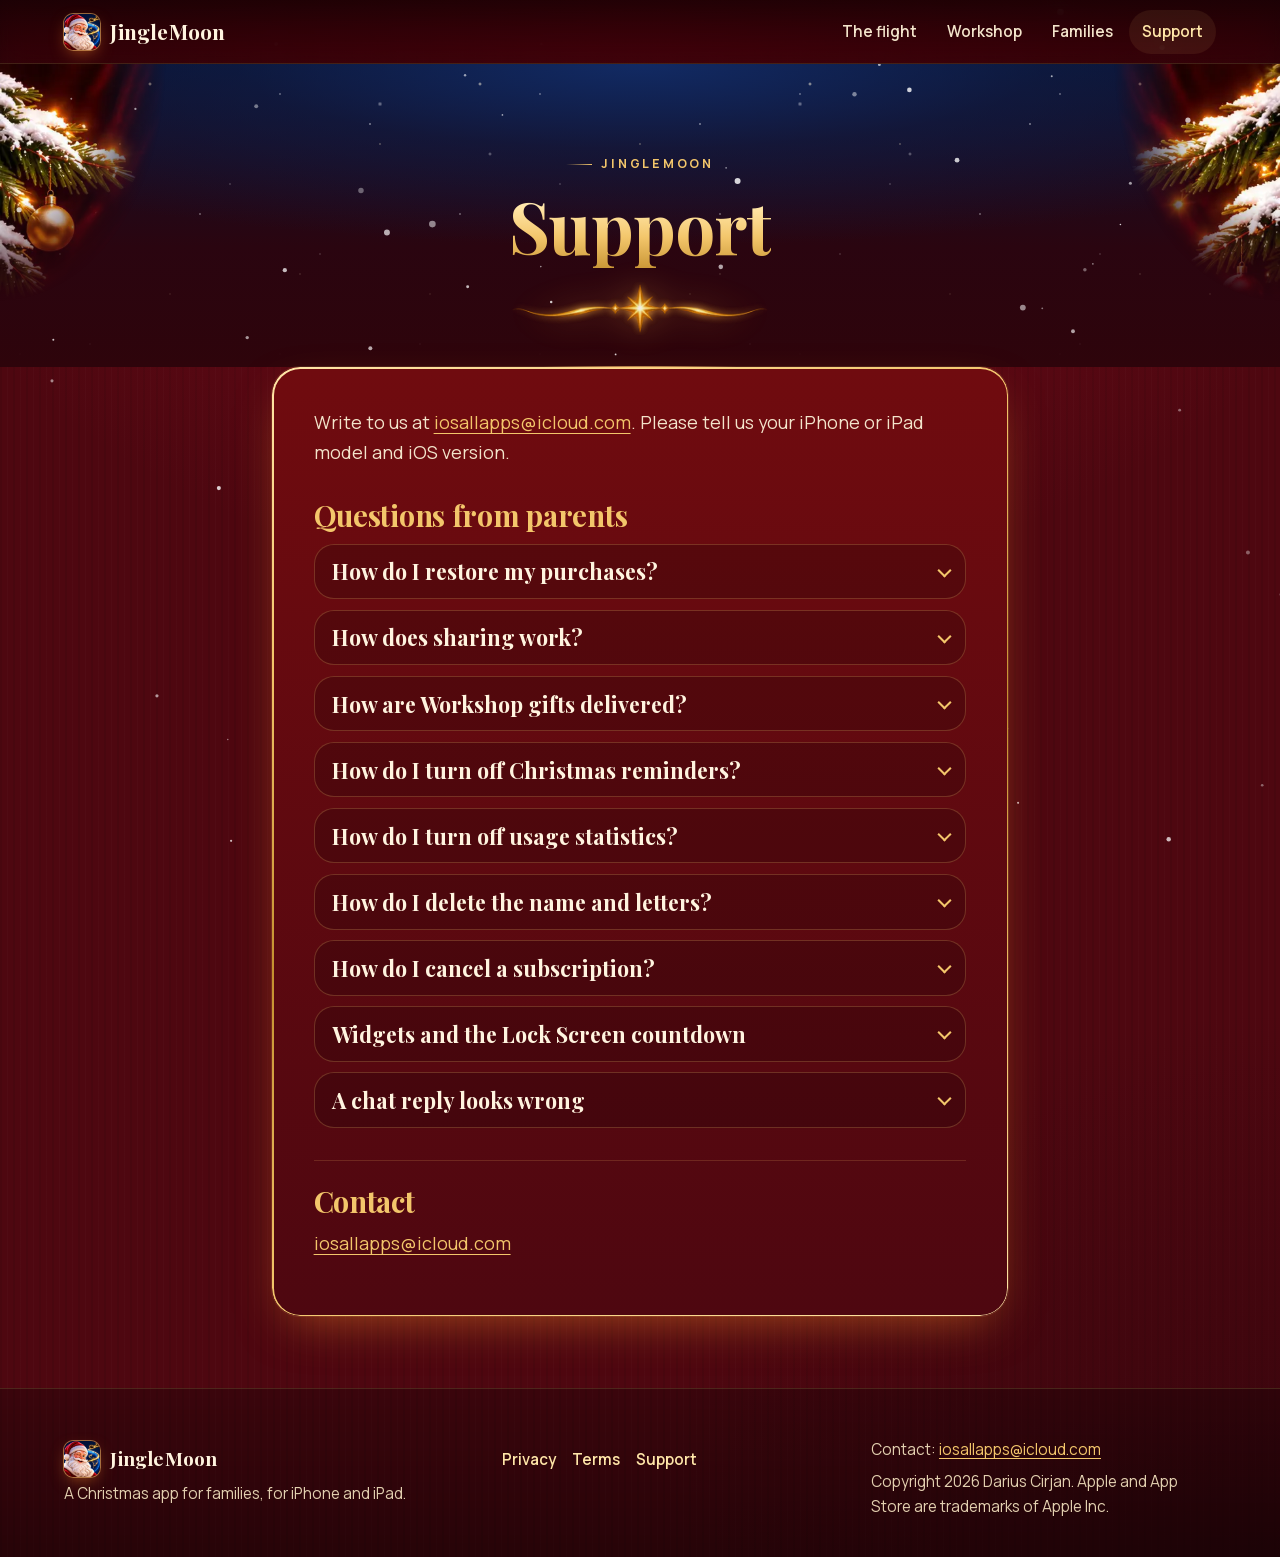
<file: support.html>
<!DOCTYPE html>
<html lang="en" class="no-js">
<head>
<meta charset="utf-8">
<meta name="viewport" content="width=device-width,initial-scale=1,viewport-fit=cover">
<title>Support | JingleMoon</title>
<meta name="description" content="Help for parents: restore purchases, sharing, gifts, reminders and usage statistics, and how to contact us.">
<link rel="canonical" href="https://jinglemoon.com/support.html">
<meta name="theme-color" content="#2E040B">
<meta property="og:type" content="website">
<meta property="og:site_name" content="JingleMoon">
<meta property="og:url" content="https://jinglemoon.com/support.html">
<meta property="og:title" content="Support | JingleMoon">
<meta property="og:description" content="Help for parents: restore purchases, sharing, gifts, reminders and usage statistics, and how to contact us.">
<meta property="og:image" content="https://jinglemoon.com/img/og.jpg">
<meta name="twitter:card" content="summary_large_image">
<meta name="twitter:image" content="https://jinglemoon.com/img/og.jpg">
<link rel="icon" href="favicon.png">
<link rel="apple-touch-icon" href="apple-touch-icon.png">
<link rel="preload" href="fonts/playfair-latin.woff2" as="font" type="font/woff2" crossorigin>
<link rel="preload" href="fonts/manrope-latin.woff2" as="font" type="font/woff2" crossorigin>
<link rel="stylesheet" href="style.css">
<script>document.documentElement.className="js"</script>
</head>
<body class="ground-velvet">
<a class="skip" href="#main">Skip to content</a>
<canvas id="snow" aria-hidden="true"></canvas>

<header class="site-header">
  <div class="wrap">
    <a class="brand" href="index.html" aria-label="JingleMoon home"><img src="img/icon-128.webp" alt="" width="36" height="36"><span>JingleMoon</span></a>
    <button class="menu-btn" type="button" aria-expanded="false" aria-controls="site-nav"><svg viewBox="0 0 24 24" fill="none" stroke="currentColor" stroke-width="2" stroke-linecap="round" aria-hidden="true"><path d="M4 7h16M4 12h16M4 17h16"/></svg>Menu</button>
    <nav class="nav" id="site-nav" aria-label="Main">
      <a href="index.html#flight">The flight</a>
      <a href="index.html#workshop">Workshop</a>
      <a href="index.html#families">Families</a>
      <a href="support.html" aria-current="page">Support</a>
    </nav>
  </div>
</header>

<main id="main">
<div class="page-hero">
  <div class="sky" aria-hidden="true"></div>
  <div class="stars" aria-hidden="true"></div>
  <div class="branch left" aria-hidden="true"><img src="img/branch-left.webp" alt="" width="260" height="440"></div>
  <div class="branch right" aria-hidden="true"><img src="img/branch-right.webp" alt="" width="260" height="440"></div>
  <div class="wrap">
    <p class="eyebrow">JingleMoon</p>
    <h1><span class="gold">Support</span></h1>
    
    <img class="ornament" src="img/ornament-600.webp" srcset="img/ornament-300.webp 300w, img/ornament-600.webp 600w" sizes="16rem" width="600" height="123" alt="">
  </div>
</div>
<article class="card doc">
<p>Write to us at <a href="mailto:iosallapps@icloud.com">iosallapps@icloud.com</a>. Please tell us your iPhone or iPad model and iOS version.</p><h2>Questions from parents</h2><details><summary>How do I restore my purchases?</summary><p>Open the app, go to Settings and choose Restore, or use Restore purchases in Santa&#39;s Workshop. Use the same Apple Account you bought with.</p></details><details><summary>How does sharing work?</summary><p>A certificate or keepsake leaves the device only when a grown-up shares it. The app first shows a grown-ups check (press and hold, or answer a sum), then opens the iOS share sheet. Nothing is shared automatically.</p></details><details><summary>How are Workshop gifts delivered?</summary><p>Each gift appears in the app right after purchase and is made on the device with the child&#39;s name: keepsakes as a picture or PDF, a reindeer adoption with its picture and letter, printables from the Magic Kit, advent doors, and snow globes to shake. Santa&#39;s Visit shows on the tracker on Christmas Eve and Christmas Day once Santa has reached your city. Nothing is mailed or posted.</p></details><details><summary>How do I turn off Christmas reminders?</summary><p>In the app: Settings, then Christmas reminders. You can also turn off notifications for JingleMoon in iOS Settings. Reminders are local to the device and need a parent to switch them on.</p></details><details><summary>How do I turn off usage statistics?</summary><p>In the app: Settings, then Anonymous usage statistics. Turn it off any time. Nothing is sent unless a parent turned it on.</p></details><details><summary>How do I delete the name and letters?</summary><p>In the app: Settings, then the delete row, after a grown-ups check. Removing the app also deletes them.</p></details><details><summary>How do I cancel a subscription?</summary><p>Open Settings on your device, tap your name, then Subscriptions, and choose JingleMoon. Refunds are requested from Apple at <a href="https://reportaproblem.apple.com">reportaproblem.apple.com</a>. One-time Workshop purchases and the lifetime purchase do not renew.</p></details><details><summary>Widgets and the Lock Screen countdown</summary><p>Touch and hold your Home Screen or Lock Screen to add a widget. For the live Lock Screen countdown, tap the button on the countdown card and allow Live Activities when your device asks.</p></details><details><summary>A chat reply looks wrong</summary><p>Use Report this reply in the chat, or write to us with what it said.</p></details><h2>Contact</h2><p><a href="mailto:iosallapps@icloud.com">iosallapps@icloud.com</a></p>
</article>
</main>

<footer class="site-footer">
  <div class="wrap footer-grid">
    <div>
      <a class="brand" href="index.html"><img src="img/icon-128.webp" alt="" width="36" height="36" loading="lazy"><span>JingleMoon</span></a>
      <p>A Christmas app for families, for iPhone and iPad.</p>
    </div>
    <nav aria-label="Footer"><ul class="footer-links"><li><a href="privacy.html">Privacy</a></li><li><a href="terms.html">Terms</a></li><li><a href="support.html">Support</a></li></ul></nav>
    <div><p>Contact: <a href="mailto:iosallapps@icloud.com">iosallapps@icloud.com</a></p><p>Copyright 2026 Darius Cirjan. Apple and App Store are trademarks of Apple Inc.</p></div>
  </div>
</footer>
<script src="site.js" defer></script>
</body>
</html>
</file>
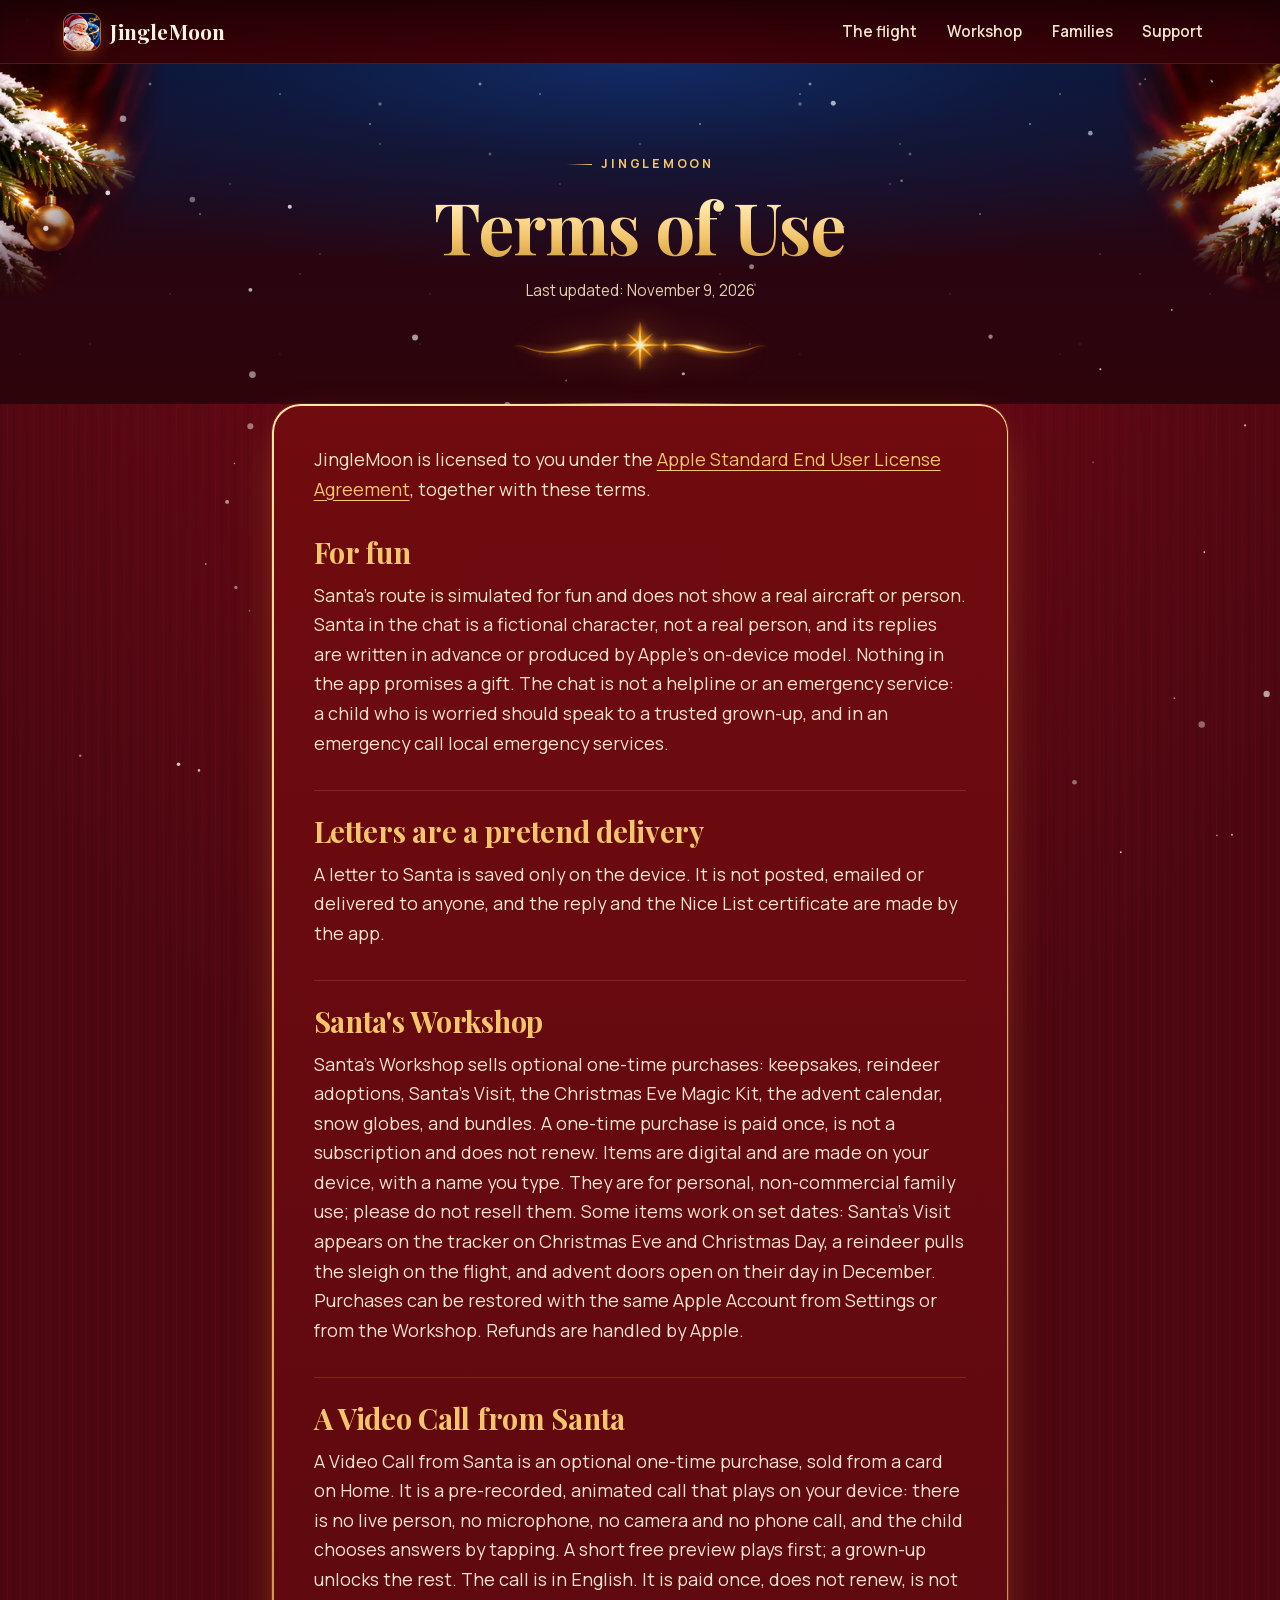
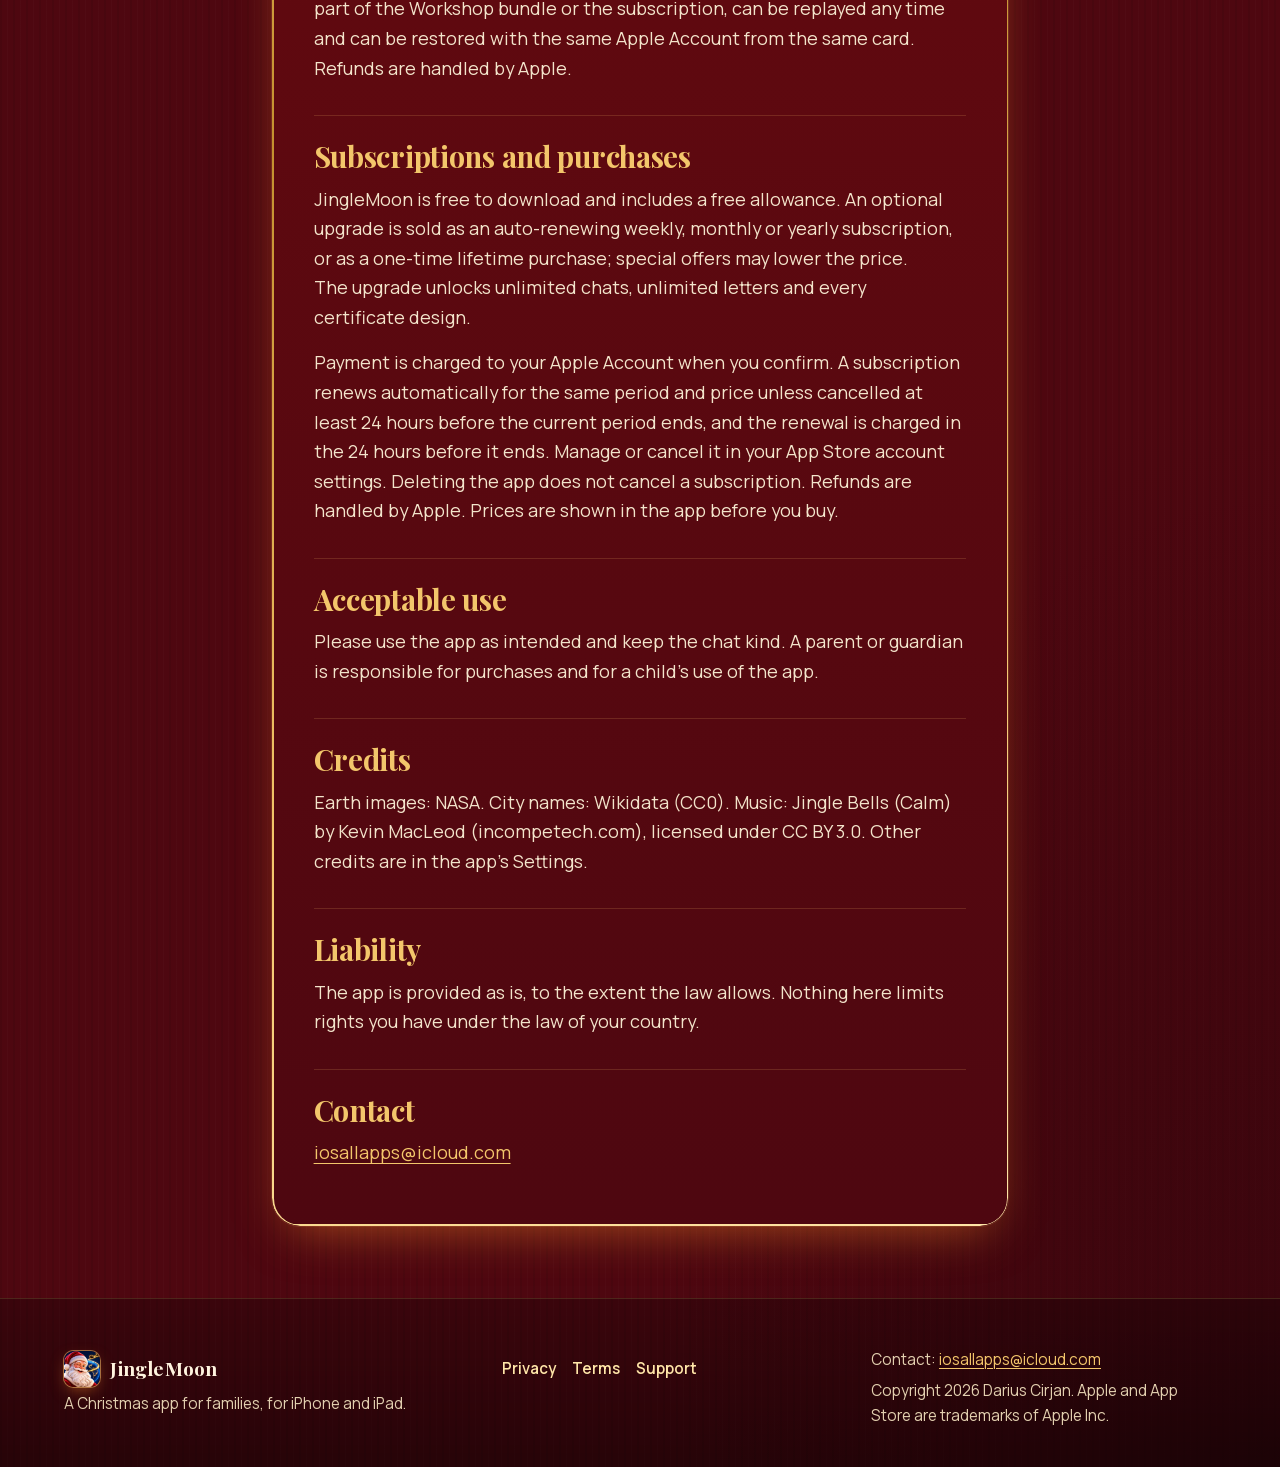
<file: terms.html>
<!DOCTYPE html>
<html lang="en" class="no-js">
<head>
<meta charset="utf-8">
<meta name="viewport" content="width=device-width,initial-scale=1,viewport-fit=cover">
<title>Terms of Use | JingleMoon</title>
<meta name="description" content="Terms of use for JingleMoon: the Workshop shop, subscriptions, simulated route and pretend letter delivery.">
<link rel="canonical" href="https://jinglemoon.com/terms.html">
<meta name="theme-color" content="#2E040B">
<meta property="og:type" content="website">
<meta property="og:site_name" content="JingleMoon">
<meta property="og:url" content="https://jinglemoon.com/terms.html">
<meta property="og:title" content="Terms of Use | JingleMoon">
<meta property="og:description" content="Terms of use for JingleMoon: the Workshop shop, subscriptions, simulated route and pretend letter delivery.">
<meta property="og:image" content="https://jinglemoon.com/img/og.jpg">
<meta name="twitter:card" content="summary_large_image">
<meta name="twitter:image" content="https://jinglemoon.com/img/og.jpg">
<link rel="icon" href="favicon.png">
<link rel="apple-touch-icon" href="apple-touch-icon.png">
<link rel="preload" href="fonts/playfair-latin.woff2" as="font" type="font/woff2" crossorigin>
<link rel="preload" href="fonts/manrope-latin.woff2" as="font" type="font/woff2" crossorigin>
<link rel="stylesheet" href="style.css">
<script>document.documentElement.className="js"</script>
</head>
<body class="ground-velvet">
<a class="skip" href="#main">Skip to content</a>
<canvas id="snow" aria-hidden="true"></canvas>

<header class="site-header">
  <div class="wrap">
    <a class="brand" href="index.html" aria-label="JingleMoon home"><img src="img/icon-128.webp" alt="" width="36" height="36"><span>JingleMoon</span></a>
    <button class="menu-btn" type="button" aria-expanded="false" aria-controls="site-nav"><svg viewBox="0 0 24 24" fill="none" stroke="currentColor" stroke-width="2" stroke-linecap="round" aria-hidden="true"><path d="M4 7h16M4 12h16M4 17h16"/></svg>Menu</button>
    <nav class="nav" id="site-nav" aria-label="Main">
      <a href="index.html#flight">The flight</a>
      <a href="index.html#workshop">Workshop</a>
      <a href="index.html#families">Families</a>
      <a href="support.html">Support</a>
    </nav>
  </div>
</header>

<main id="main">
<div class="page-hero">
  <div class="sky" aria-hidden="true"></div>
  <div class="stars" aria-hidden="true"></div>
  <div class="branch left" aria-hidden="true"><img src="img/branch-left.webp" alt="" width="260" height="440"></div>
  <div class="branch right" aria-hidden="true"><img src="img/branch-right.webp" alt="" width="260" height="440"></div>
  <div class="wrap">
    <p class="eyebrow">JingleMoon</p>
    <h1><span class="gold">Terms of Use</span></h1>
    <p class="updated">Last updated: November 9, 2026</p>
    <img class="ornament" src="img/ornament-600.webp" srcset="img/ornament-300.webp 300w, img/ornament-600.webp 600w" sizes="16rem" width="600" height="123" alt="">
  </div>
</div>
<article class="card doc">
<p>JingleMoon is licensed to you under the <a href="https://www.apple.com/legal/internet-services/itunes/dev/stdeula/">Apple Standard End User License Agreement</a>, together with these terms.</p>
<h2>For fun</h2><p>Santa&#39;s route is simulated for fun and does not show a real aircraft or person. Santa in the chat is a fictional character, not a real person, and its replies are written in advance or produced by Apple&#39;s on-device model. Nothing in the app promises a gift. The chat is not a helpline or an emergency service: a child who is worried should speak to a trusted grown-up, and in an emergency call local emergency services.</p>
<h2>Letters are a pretend delivery</h2><p>A letter to Santa is saved only on the device. It is not posted, emailed or delivered to anyone, and the reply and the Nice List certificate are made by the app.</p>
<h2>Santa&#39;s Workshop</h2><p>Santa&#39;s Workshop sells optional one-time purchases: keepsakes, reindeer adoptions, Santa&#39;s Visit, the Christmas Eve Magic Kit, the advent calendar, snow globes, and bundles. A one-time purchase is paid once, is not a subscription and does not renew. Items are digital and are made on your device, with a name you type. They are for personal, non-commercial family use; please do not resell them. Some items work on set dates: Santa&#39;s Visit appears on the tracker on Christmas Eve and Christmas Day, a reindeer pulls the sleigh on the flight, and advent doors open on their day in December. Purchases can be restored with the same Apple Account from Settings or from the Workshop. Refunds are handled by Apple.</p>
<h2>A Video Call from Santa</h2><p>A Video Call from Santa is an optional one-time purchase, sold from a card on Home. It is a pre-recorded, animated call that plays on your device: there is no live person, no microphone, no camera and no phone call, and the child chooses answers by tapping. A short free preview plays first; a grown-up unlocks the rest. The call is in English. It is paid once, does not renew, is not part of the Workshop bundle or the subscription, can be replayed any time and can be restored with the same Apple Account from the same card. Refunds are handled by Apple.</p>
<h2>Subscriptions and purchases</h2><p>JingleMoon is free to download and includes a free allowance. An optional upgrade is sold as an auto-renewing weekly, monthly or yearly subscription, or as a one-time lifetime purchase; special offers may lower the price. The upgrade unlocks unlimited chats, unlimited letters and every certificate design.</p><p>Payment is charged to your Apple Account when you confirm. A subscription renews automatically for the same period and price unless cancelled at least 24 hours before the current period ends, and the renewal is charged in the 24 hours before it ends. Manage or cancel it in your App Store account settings. Deleting the app does not cancel a subscription. Refunds are handled by Apple. Prices are shown in the app before you buy.</p>
<h2>Acceptable use</h2><p>Please use the app as intended and keep the chat kind. A parent or guardian is responsible for purchases and for a child&#39;s use of the app.</p>
<h2>Credits</h2><p>Earth images: NASA. City names: Wikidata (CC0). Music: Jingle Bells (Calm) by Kevin MacLeod (incompetech.com), licensed under CC BY 3.0. Other credits are in the app&#39;s Settings.</p>
<h2>Liability</h2><p>The app is provided as is, to the extent the law allows. Nothing here limits rights you have under the law of your country.</p>
<h2>Contact</h2><p><a href="mailto:iosallapps@icloud.com">iosallapps@icloud.com</a></p>
</article>
</main>

<footer class="site-footer">
  <div class="wrap footer-grid">
    <div>
      <a class="brand" href="index.html"><img src="img/icon-128.webp" alt="" width="36" height="36" loading="lazy"><span>JingleMoon</span></a>
      <p>A Christmas app for families, for iPhone and iPad.</p>
    </div>
    <nav aria-label="Footer"><ul class="footer-links"><li><a href="privacy.html">Privacy</a></li><li><a href="terms.html">Terms</a></li><li><a href="support.html">Support</a></li></ul></nav>
    <div><p>Contact: <a href="mailto:iosallapps@icloud.com">iosallapps@icloud.com</a></p><p>Copyright 2026 Darius Cirjan. Apple and App Store are trademarks of Apple Inc.</p></div>
  </div>
</footer>
<script src="site.js" defer></script>
</body>
</html>
</file>
<file: style.css>
/* JingleMoon site. Tokens first, then base, layout, components, sections, motion. */

@font-face{font-family:"Playfair Display";font-style:normal;font-weight:500 800;font-display:swap;src:url("fonts/playfair-latin.woff2") format("woff2")}
@font-face{font-family:"Playfair Display";font-style:italic;font-weight:500 700;font-display:swap;src:url("fonts/playfair-italic-latin.woff2") format("woff2")}
@font-face{font-family:"Manrope";font-style:normal;font-weight:400 700;font-display:swap;src:url("fonts/manrope-latin.woff2") format("woff2")}

:root{
  /* colour: the app's velvet, pine and gold */
  --velvet-950:#1a0206;
  --velvet-900:#2E040B;
  --velvet-800:#3c0610;
  --velvet-700:#4E0710;
  --velvet-600:#700B0F;
  --velvet-500:#A80F28;
  --pine-950:#06231a;
  --pine-900:#0F3D2B;
  --pine-800:#14493a;
  --pine-700:#1F6B4A;
  --night-900:#060b22;
  --night-700:#10204d;
  --gold-50:#FFF8E8;
  --gold-100:#FFE6A8;
  --gold-300:#F3C66B;
  --gold-400:#F3C66B;
  --gold-500:#E0AA4E;
  --gold-700:#C4902F;
  --ember:#ff8a2a;
  --cyan:#5fd4ff;
  --cream:#FFF4DF;
  --ink-soft:#F3E4CB;
  --ink-muted:#E2CFAF;

  --gold-text:linear-gradient(180deg,#FFF8E8 0%,#FFE6A8 30%,#F3C66B 62%,#C4902F 100%);
  --gold-rim:linear-gradient(160deg,#FFE6A8 0%,#F3C66B 24%,#C4902F 50%,#F3C66B 76%,#FFE6A8 100%);
  --card-fill:linear-gradient(180deg,#700B0F 0%,#4E0710 100%);
  --card-fill-pine:linear-gradient(180deg,#1b5c41 0%,#0F3D2B 100%);

  /* type */
  --font-display:"Playfair Display","Iowan Old Style","New York",Georgia,serif;
  --font-sans:"Manrope",system-ui,-apple-system,"Segoe UI",Roboto,Arial,sans-serif;
  --step--1:clamp(.875rem,.84rem + .15vw,.95rem);
  --step-0:clamp(1rem,.96rem + .2vw,1.125rem);
  --step-1:clamp(1.15rem,1.08rem + .35vw,1.35rem);
  --step-2:clamp(1.4rem,1.25rem + .7vw,1.85rem);
  --step-3:clamp(1.85rem,1.55rem + 1.5vw,2.85rem);
  --step-4:clamp(2.6rem,2rem + 3vw,4.6rem);
  --step-5:clamp(3.1rem,2.2rem + 4.6vw,6.4rem);

  /* space, radius, shadow */
  --space-1:.5rem;--space-2:.75rem;--space-3:1rem;--space-4:1.5rem;--space-5:2rem;--space-6:3rem;--space-7:4.5rem;--space-8:clamp(4.5rem,3rem + 6vw,8rem);
  --radius-s:.75rem;--radius-m:1.25rem;--radius-l:1.75rem;--radius-pill:999px;
  --glow:0 0 0 1px rgba(255,199,114,.12),0 18px 50px -18px rgba(255,138,42,.55),0 2px 0 rgba(255,231,176,.12) inset;
  --shadow-deep:0 30px 80px -30px rgba(0,0,0,.8);
  --page:72rem;
  --header-h:4rem;
}

*,*::before,*::after{box-sizing:border-box}
html{-webkit-text-size-adjust:100%;text-size-adjust:100%;scroll-padding-top:calc(var(--header-h) + 1rem)}
body{
  margin:0;min-height:100vh;color:var(--cream);font-family:var(--font-sans);font-size:var(--step-0);line-height:1.65;
  background-color:var(--velvet-900);
  overflow-x:hidden;
}
img{max-width:100%;height:auto;display:block}
a{color:var(--gold-300);text-underline-offset:.2em;text-decoration-thickness:1px}
a:hover{color:var(--gold-100)}
:focus-visible{outline:3px solid var(--gold-300);outline-offset:3px;border-radius:.4rem}
h1,h2,h3{font-family:var(--font-display);font-weight:700;line-height:1.12;margin:0;letter-spacing:-.01em;text-wrap:balance}
p{margin:0 0 var(--space-3);text-wrap:pretty}
.sr-only{position:absolute;width:1px;height:1px;padding:0;margin:-1px;overflow:hidden;clip:rect(0,0,0,0);white-space:nowrap;border:0}
.skip{position:absolute;left:1rem;top:-4rem;z-index:100;background:var(--gold-300);color:var(--velvet-900);padding:.75rem 1rem;border-radius:var(--radius-s);font-weight:700;text-decoration:none}
.skip:focus{top:1rem}
.wrap{width:min(100% - 2.5rem,var(--page));margin-inline:auto}
.gold{background:var(--gold-text);-webkit-background-clip:text;background-clip:text;color:transparent}

/* ---------- header ---------- */
.site-header{position:sticky;top:0;z-index:40;height:var(--header-h);display:flex;align-items:center;
  background:linear-gradient(180deg,rgba(20,1,3,.88),rgba(20,1,3,.62));-webkit-backdrop-filter:blur(14px) saturate(140%);backdrop-filter:blur(14px) saturate(140%);
  border-bottom:1px solid rgba(255,199,114,.16)}
.site-header .wrap{display:flex;align-items:center;gap:var(--space-3)}
.brand{display:flex;align-items:center;gap:.65rem;text-decoration:none;color:var(--cream);margin-right:auto;min-height:44px}
.brand img{width:2.25rem;height:2.25rem;border-radius:.6rem;box-shadow:0 0 0 1px rgba(255,199,114,.5),0 6px 18px -6px rgba(255,138,42,.7)}
.brand span{font-family:var(--font-display);font-weight:700;font-size:1.3rem;letter-spacing:.01em}
.nav{display:flex;align-items:center;gap:.25rem}
.nav a{display:inline-flex;align-items:center;min-height:44px;padding:0 .8rem;border-radius:var(--radius-pill);color:var(--ink-soft);text-decoration:none;font-weight:600;font-size:var(--step--1)}
.nav a:hover,.nav a[aria-current="page"]{color:var(--gold-100);background:rgba(255,199,114,.08)}
.menu-btn{display:none}
@media (max-width:47.99rem){
  .menu-btn{display:inline-flex;align-items:center;justify-content:center;gap:.5rem;min-width:44px;min-height:44px;padding:0 .9rem;border-radius:var(--radius-pill);
    background:rgba(255,199,114,.08);border:1px solid rgba(255,199,114,.35);color:var(--gold-100);font:600 var(--step--1) var(--font-sans);cursor:pointer}
  .menu-btn svg{width:1.1rem;height:1.1rem}
  .js .nav{position:absolute;top:calc(var(--header-h) - 1px);left:0;right:0;flex-direction:column;align-items:stretch;padding:.75rem 1.25rem 1.25rem;gap:.25rem;
    background:rgba(20,1,3,.97);border-bottom:1px solid rgba(255,199,114,.2);box-shadow:var(--shadow-deep)}
  .js .nav[hidden]{display:none}
  .js .nav a{font-size:var(--step-0);padding:0 1rem;min-height:48px}
  .no-js .nav{flex-wrap:wrap;justify-content:flex-end}
}

/* ---------- shared components ---------- */
.eyebrow{display:inline-flex;align-items:center;gap:.6rem;font:700 .78rem/1 var(--font-sans);letter-spacing:.22em;text-transform:uppercase;color:var(--gold-400);margin-bottom:var(--space-3)}
.eyebrow::before{content:"";width:1.6rem;height:1px;background:linear-gradient(90deg,transparent,var(--gold-400))}
.lead{font-size:var(--step-1);color:var(--ink-soft);line-height:1.55}
.muted{color:var(--ink-muted)}
.ornament{width:min(22rem,78%);margin:0 auto;opacity:.95;filter:drop-shadow(0 0 18px rgba(255,170,60,.45))}
.rule{display:flex;align-items:center;justify-content:center;gap:.9rem;color:var(--gold-400);margin:var(--space-4) 0}
.rule::before,.rule::after{content:"";height:1px;flex:1;max-width:9rem;background:linear-gradient(90deg,transparent,var(--gold-500),transparent)}
.rule svg{width:1.2rem;height:1.2rem;filter:drop-shadow(0 0 8px rgba(255,199,114,.9))}

.btn{position:relative;display:inline-flex;align-items:center;justify-content:center;gap:.6rem;min-height:3.25rem;padding:.85rem 1.6rem;border-radius:var(--radius-pill);
  font:700 var(--step-0)/1.1 var(--font-display);letter-spacing:.02em;text-decoration:none;color:var(--gold-50);isolation:isolate;overflow:hidden;
  background:linear-gradient(180deg,#a3141f,#6d0a10 60%,#5a070c);
  box-shadow:0 0 0 1.5px #ffcf7d,0 0 0 3px rgba(201,112,44,.6),0 12px 34px -10px rgba(255,138,42,.75),inset 0 1px 0 rgba(255,236,190,.55)}
.btn::after{content:"";position:absolute;inset:0;z-index:-1;background:linear-gradient(105deg,transparent 30%,rgba(255,240,200,.45) 48%,transparent 62%);transform:translateX(-120%)}
.btn:hover{color:#fff}
.btn-ghost{font-family:var(--font-sans);font-weight:600;font-size:var(--step--1);letter-spacing:0;background:rgba(255,199,114,.06);box-shadow:0 0 0 1px rgba(255,199,114,.45)}
.soon{display:inline-flex;align-items:center;gap:.7rem;min-height:3.25rem;padding:.55rem 1.15rem .55rem .65rem;border-radius:1rem;background:#0b0507;color:var(--cream);
  box-shadow:0 0 0 1px rgba(255,255,255,.22),0 10px 30px -12px rgba(0,0,0,.9)}
.soon img{width:2.2rem;height:2.2rem;border-radius:.55rem}
.soon small{display:block;font-size:.7rem;letter-spacing:.06em;text-transform:uppercase;color:var(--ink-muted);line-height:1.2}
.soon b{display:block;font-size:1rem;line-height:1.2;font-weight:700}
.cta-row{display:flex;flex-wrap:wrap;align-items:center;gap:var(--space-3)}

.card{position:relative;border-radius:var(--radius-l);background:var(--card-fill);box-shadow:var(--glow);isolation:isolate}
.card::before{content:"";position:absolute;inset:0;border-radius:inherit;padding:1.5px;background:var(--gold-rim);
  -webkit-mask:linear-gradient(#000 0 0) content-box,linear-gradient(#000 0 0);-webkit-mask-composite:xor;mask-composite:exclude;pointer-events:none}
.card::after{content:"";position:absolute;left:50%;top:-1px;width:min(60%,14rem);height:2px;transform:translateX(-50%);border-radius:2px;
  background:radial-gradient(closest-side,#fff7dc,rgba(255,199,114,.6),transparent);filter:blur(.4px);pointer-events:none}

.chips{display:flex;flex-wrap:wrap;gap:.5rem;margin:var(--space-3) 0 var(--space-4);padding:0;list-style:none}
.chips li{display:inline-flex;align-items:center;gap:.45rem;padding:.4rem .85rem;border-radius:var(--radius-pill);font-size:var(--step--1);font-weight:600;color:var(--gold-100);
  background:rgba(255,199,114,.08);border:1px solid rgba(255,199,114,.32)}
.chips svg{width:1rem;height:1rem;flex:none;color:var(--gold-400)}
.ticks{list-style:none;padding:0;margin:0 0 var(--space-4);display:grid;gap:.7rem}
.ticks li{position:relative;padding-left:1.9rem;color:var(--ink-soft)}
.ticks li::before{content:"";position:absolute;left:0;top:.28em;width:1.15rem;height:1.15rem;border-radius:50%;
  background:radial-gradient(circle at 35% 30%,#fff3c9,#f8a542 55%,#c9702c);box-shadow:0 0 10px rgba(255,170,60,.55)}
.ticks li::after{content:"";position:absolute;left:.38rem;top:calc(.28em + .3rem);width:.38rem;height:.22rem;border-left:2px solid var(--velvet-800);border-bottom:2px solid var(--velvet-800);transform:rotate(-45deg)}
.ticks b{color:var(--cream)}
.note{font-size:var(--step--1);color:var(--ink-muted);font-style:italic}

/* ---------- hero ---------- */
.hero{position:relative;overflow:hidden;padding:clamp(1.5rem,1rem + 3vw,4rem) 0 var(--space-7);isolation:isolate}
.sky{position:absolute;inset:0;z-index:-2;pointer-events:none;
  background:
    radial-gradient(70% 48% at 50% 34%,rgba(95,212,255,.10),transparent 70%),
    radial-gradient(85% 62% at 50% 18%,#0d1d49 0%,rgba(13,29,73,.82) 34%,rgba(46,4,11,0) 76%),
    linear-gradient(180deg,#140a26 0%,rgba(46,4,11,.2) 55%,transparent 100%)}
@media (min-width:64rem){.sky{background:
    radial-gradient(45% 60% at 72% 46%,rgba(95,212,255,.12),transparent 70%),
    radial-gradient(70% 80% at 62% 30%,#0d1d49 0%,rgba(13,29,73,.8) 36%,rgba(46,4,11,0) 76%),
    linear-gradient(180deg,#140a26 0%,rgba(46,4,11,.2) 55%,transparent 100%)}}
.stars,.stars::before,.stars::after{position:absolute;inset:0;content:"";pointer-events:none}
.stars{z-index:-1;-webkit-mask:radial-gradient(80% 70% at 55% 25%,#000 30%,transparent 80%);mask:radial-gradient(80% 70% at 55% 25%,#000 30%,transparent 80%);
  background-image:
    radial-gradient(1px 1px at 20px 30px,#fff,transparent),radial-gradient(1px 1px at 120px 80px,#ffeec4,transparent),
    radial-gradient(1.5px 1.5px at 200px 150px,#fff,transparent),radial-gradient(1px 1px at 60px 190px,#fff,transparent),
    radial-gradient(1px 1px at 170px 230px,#ffe7b0,transparent);background-size:260px 260px}
.stars::before{background-image:radial-gradient(1.5px 1.5px at 40px 60px,#fff,transparent),radial-gradient(2px 2px at 150px 20px,#fff6d8,transparent),
    radial-gradient(1px 1px at 230px 120px,#fff,transparent),radial-gradient(1.5px 1.5px at 90px 280px,#fff,transparent);background-size:330px 330px;opacity:.8}
.stars::after{background-image:radial-gradient(2px 2px at 70px 90px,#fff,transparent),radial-gradient(1.5px 1.5px at 300px 210px,#ffeec4,transparent),
    radial-gradient(2.5px 2.5px at 380px 40px,rgba(255,255,255,.9),transparent);background-size:420px 420px;opacity:.6}
.moon{position:absolute;top:2%;right:3%;width:15%;aspect-ratio:1;border-radius:50%;
  background:radial-gradient(circle at 38% 35%,#fff7da 0%,#ffe1a0 40%,#f3b65c 75%,#d88f3e 100%);
  box-shadow:0 0 40px 10px rgba(255,214,140,.45),0 0 140px 50px rgba(255,170,70,.18)}
.moon::after{content:"";position:absolute;inset:0;border-radius:50%;background:radial-gradient(circle at 62% 60%,rgba(201,112,44,.35) 0 9%,transparent 10%),radial-gradient(circle at 35% 68%,rgba(201,112,44,.25) 0 6%,transparent 7%),radial-gradient(circle at 55% 28%,rgba(201,112,44,.22) 0 5%,transparent 6%)}

.hero-grid{position:relative;z-index:2;display:grid;gap:var(--space-4);align-items:center;grid-template-areas:"copy" "stage" "actions"}
.hero-copy{grid-area:copy}.stage{grid-area:stage}.hero-actions{grid-area:actions;max-width:36rem;width:100%;margin-inline:auto;text-align:center}
.hero-copy{text-align:center;max-width:36rem;margin-inline:auto}
.hero h1{font-size:var(--step-5);line-height:.98;letter-spacing:-.02em;margin-bottom:var(--space-3);filter:drop-shadow(0 4px 24px rgba(255,150,50,.35))}
.hero h1 .gold{display:inline-block;padding-bottom:.06em}
.promise{font-family:var(--font-display);font-style:italic;font-weight:500;font-size:var(--step-2);line-height:1.3;color:var(--gold-50);margin-bottom:var(--space-4)}
.hero .cta-row{justify-content:center}
.hero-copy .promise{margin-bottom:0}

/* the globe stage, composed like the app's Home */
.stage{position:relative;width:min(100%,36rem);margin-inline:auto;aspect-ratio:1/1.02}
.stage .halo{position:absolute;inset:10.9%;border-radius:50%;
  box-shadow:0 0 0 2px rgba(95,212,255,.55),0 0 26px 6px rgba(95,212,255,.5),0 0 90px 20px rgba(60,140,255,.28),-30px -30px 120px 0 rgba(255,150,60,.35)}
.stage .earth{position:absolute;left:3.2%;width:93.6%;top:10.2%}
.stage .earth img{position:relative;width:100%}
.stage .sleigh{position:absolute;left:-3%;top:-1%;width:76%;transform-origin:60% 60%;filter:drop-shadow(0 0 22px rgba(255,180,70,.55))}
.stage .santa{position:absolute;right:-4%;bottom:-3%;width:37%;filter:drop-shadow(0 18px 30px rgba(0,0,0,.55))}
.stage .sparkle{position:absolute;width:.5rem;height:.5rem;border-radius:50%;background:#fff6d8;box-shadow:0 0 10px 3px rgba(255,210,130,.9);opacity:0}

.countdown{padding:var(--space-4) var(--space-4) var(--space-4);margin-top:var(--space-4)}
.countdown-head{display:flex;align-items:center;justify-content:center;gap:.5rem;font-family:var(--font-display);font-weight:700;font-size:var(--step-1);color:var(--cream);margin:0 0 var(--space-3)}
.countdown-head svg{width:1.1rem;height:1.1rem;color:var(--gold-400)}
.units{display:grid;grid-template-columns:repeat(4,1fr);gap:.25rem;margin:0}
.units div{display:flex;flex-direction:column;align-items:center;position:relative}
.units div+div::before{content:"";position:absolute;left:-.13rem;top:18%;bottom:30%;width:1px;background:linear-gradient(180deg,transparent,rgba(255,199,114,.45),transparent)}
.units dd{order:1;margin:0;font:700 clamp(2rem,1.5rem + 2.6vw,3.2rem)/1 var(--font-display);font-variant-numeric:tabular-nums lining-nums;
  background:var(--gold-text);-webkit-background-clip:text;background-clip:text;color:transparent;filter:drop-shadow(0 0 12px rgba(255,170,60,.35))}
.units dt{order:2;margin-top:.35rem;font-size:.78rem;font-weight:600;letter-spacing:.08em;text-transform:uppercase;color:var(--ink-muted)}
.countdown-foot{margin:var(--space-3) 0 0;text-align:center;font-size:var(--step--1);color:var(--ink-muted)}
.countdown[data-state="eve"] .units,.countdown[data-state="day"] .units{display:none}
.countdown-msg{display:none;text-align:center;font:italic 600 var(--step-2)/1.3 var(--font-display);color:var(--gold-100);margin:0}
.countdown[data-state="eve"] .countdown-msg,.countdown[data-state="day"] .countdown-msg{display:block}

/* ---------- chapters ---------- */
.chapter{position:relative;padding:var(--space-8) 0;overflow:hidden}
.chapter-grid{display:grid;gap:var(--space-6);align-items:center}
.chapter-grid h2{font-size:clamp(2.4rem,1.7rem + 2.6vw,3.7rem)}
.chapter h2{font-size:var(--step-4);margin-bottom:var(--space-3)}
.chapter h2 em{font-style:italic;font-weight:600}
.section-intro{text-align:center;max-width:42rem;margin:0 auto var(--space-6)}
.section-intro .eyebrow{justify-content:center}
.numeral{font:italic 600 var(--step-1)/1 var(--font-display);color:var(--gold-500);margin-right:.2rem}

.art-frame{position:relative;padding:.6rem;max-width:24rem;margin-inline:auto;width:100%}
.art-frame img{border-radius:calc(var(--radius-l) - .5rem);width:100%}
.art-frame .float{position:absolute;filter:drop-shadow(0 14px 24px rgba(0,0,0,.6))}

/* flight */
.flight .art-frame{max-width:min(21rem,78%)}
.flight .art-frame .float{width:72%;left:-14%;bottom:-8%}
.flight .art-frame .ob{aspect-ratio:851/1300;object-fit:cover;object-position:50% 20%}

/* chat */
.chat-demo{padding:var(--space-4);max-width:26rem;margin-inline:auto;width:100%}
.chat-demo .santa-top{display:flex;align-items:center;gap:.8rem;padding-bottom:var(--space-3);border-bottom:1px solid rgba(255,199,114,.18);margin-bottom:var(--space-3)}
.chat-demo .santa-top img{width:3.25rem;height:3.25rem;border-radius:50%;object-fit:cover;object-position:50% 12%;background:#5a070c;box-shadow:0 0 0 2px var(--gold-400)}
.chat-demo .santa-top b{display:block;font-family:var(--font-display);font-size:var(--step-1)}
.chat-demo .santa-top small{color:var(--ink-muted);font-size:.8rem}
.bubbles{display:flex;flex-direction:column;gap:.65rem;margin:0;padding:0;list-style:none}
.bubble{max-width:86%;padding:.7rem 1rem;border-radius:1.2rem;font-size:var(--step--1);line-height:1.5}
.bubble.kid{align-self:flex-end;background:linear-gradient(180deg,#fff3d6,#f6dca6);color:#3b0a0a;border-bottom-right-radius:.35rem;font-weight:600}
.bubble.santa{align-self:flex-start;background:rgba(0,0,0,.28);border:1px solid rgba(255,199,114,.28);color:var(--cream);border-bottom-left-radius:.35rem}
.typing{display:inline-flex;gap:.3rem;align-items:center;height:1.2rem}
.typing i{width:.45rem;height:.45rem;border-radius:50%;background:var(--gold-300);opacity:.4}
.suggest{display:flex;flex-wrap:wrap;gap:.45rem;margin-top:var(--space-3)}
.suggest span{padding:.45rem .8rem;border-radius:var(--radius-pill);font-size:.82rem;font-weight:600;color:var(--gold-100);border:1px solid rgba(255,199,114,.45);background:rgba(255,199,114,.06)}
.chat .hero-art{max-width:20rem;margin:0 auto calc(-1 * var(--space-6));-webkit-mask:linear-gradient(180deg,#000 70%,transparent 98%);mask:linear-gradient(180deg,#000 70%,transparent 98%)}
.chat .chat-demo{z-index:1}

/* letter */
.letter-stack{position:relative;max-width:26rem;margin-inline:auto;width:100%}
.letter-stack .main{width:100%;filter:drop-shadow(0 24px 40px rgba(0,0,0,.55))}
.letter-stack .seal{position:absolute;right:-2%;bottom:-6%;width:34%;filter:drop-shadow(0 12px 22px rgba(0,0,0,.6))}

/* workshop */
/* section grounds: velvet and pine alternate, gold between them */
.ground-velvet{background-color:var(--velvet-700);background-image:
  radial-gradient(90% 55% at 50% 0%,rgba(168,15,40,.45),transparent 70%),
  radial-gradient(70% 50% at 100% 100%,rgba(46,4,11,.7),transparent 70%),
  repeating-linear-gradient(90deg,rgba(0,0,0,.07) 0 2px,transparent 2px 7px,rgba(255,255,255,.015) 7px 8px,transparent 8px 13px)}
.ground-pine{background-color:var(--pine-900);background-image:
  radial-gradient(80% 50% at 50% 0%,rgba(31,107,74,.55),transparent 70%),
  radial-gradient(60% 50% at 0% 100%,rgba(6,35,26,.8),transparent 70%),
  radial-gradient(circle at 20% 30%,rgba(243,198,107,.05) 0 1px,transparent 2px),
  radial-gradient(circle at 70% 60%,rgba(243,198,107,.05) 0 1px,transparent 2px);background-size:auto,auto,48px 48px,64px 64px}
.ground-pine .card{background:var(--card-fill-pine)}
.ground-pine .eyebrow{color:var(--gold-100)}
.seam{position:relative;z-index:3;height:0}
.seam img{position:absolute;left:50%;top:0;width:min(20rem,70%);transform:translate(-50%,-50%);filter:drop-shadow(0 0 16px rgba(255,170,60,.6))}
.garland{position:relative;z-index:2;height:clamp(5.5rem,3.5rem + 9vw,11rem);margin-top:calc(-1 * clamp(5.5rem,3.5rem + 9vw,11rem));pointer-events:none}
.garland::before,.garland::after{content:"";position:absolute;bottom:clamp(.6rem,.3rem + 1vw,1.4rem);width:clamp(9rem,5rem + 22vw,22rem);height:100%;background-size:contain;background-repeat:no-repeat}
.garland::before{left:0;background-image:url("img/garland-left.webp");background-position:left bottom;-webkit-mask:radial-gradient(120% 100% at 0% 100%,#000 50%,transparent 78%);mask:radial-gradient(120% 100% at 0% 100%,#000 50%,transparent 78%)}
.garland::after{right:0;background-image:url("img/garland-right.webp");background-position:right bottom;-webkit-mask:radial-gradient(120% 100% at 100% 100%,#000 50%,transparent 78%);mask:radial-gradient(120% 100% at 100% 100%,#000 50%,transparent 78%)}
.garland svg{position:absolute;left:0;right:0;bottom:-1px;width:100%;height:clamp(1.6rem,1rem + 2.2vw,3.2rem);filter:drop-shadow(0 -4px 10px rgba(255,255,255,.12))}
.branch{position:absolute;top:0;width:clamp(4.25rem,1rem + 12vw,13rem);pointer-events:none;z-index:1;will-change:transform}
.branch img{width:100%}
.branch.left{left:0;-webkit-mask:radial-gradient(130% 110% at 0% 0%,#000 45%,transparent 75%);mask:radial-gradient(130% 110% at 0% 0%,#000 45%,transparent 75%)}
.branch.right{right:0;-webkit-mask:radial-gradient(130% 110% at 100% 0%,#000 45%,transparent 75%);mask:radial-gradient(130% 110% at 100% 0%,#000 45%,transparent 75%)}
.gift{display:grid;gap:var(--space-5);align-items:center;padding:var(--space-5) var(--space-4);margin-bottom:var(--space-5)}
.gift h3{font-size:var(--step-3);margin-bottom:var(--space-2)}
.gift .tag{font:700 .72rem/1 var(--font-sans);letter-spacing:.2em;text-transform:uppercase;color:var(--gold-400);margin-bottom:var(--space-2);display:block}
.gift p{color:var(--ink-soft)}
.gift-art{position:relative;display:flex;justify-content:center;align-items:flex-end;min-height:12rem}
.fan{display:flex;justify-content:center;align-items:flex-end;padding:var(--space-3) 0}
.fan img{width:36%;max-width:11rem;border-radius:.6rem;box-shadow:0 18px 30px -12px rgba(0,0,0,.8);margin:0 -4%}
.fan img:nth-child(1){transform:rotate(-8deg) translateY(6%)}
.fan img:nth-child(2){transform:translateY(-4%);z-index:1}
.fan img:nth-child(3){transform:rotate(8deg) translateY(6%)}
.fan.two img{width:44%;max-width:13rem}
.fan.two img:nth-child(2){transform:rotate(7deg) translateY(2%)}

.stable{border-radius:var(--radius-l);overflow:hidden;position:relative;padding:var(--space-5) var(--space-3) var(--space-4);
  background:url("img/stable-640.webp") center/cover no-repeat;box-shadow:var(--glow)}
@media (min-width:48rem){.stable{background-image:url("img/stable-1100.webp")}}
.stable::before{content:"";position:absolute;inset:0;background:linear-gradient(180deg,rgba(31,3,6,.15),rgba(31,3,6,.25) 50%,rgba(31,3,6,.75))}
.herd{position:relative;display:grid;grid-template-columns:repeat(4,1fr);gap:.4rem .2rem;margin:0;padding:0;list-style:none}
.herd li{display:flex;flex-direction:column;align-items:center;text-align:center}
.herd img{width:100%;max-width:7.5rem;filter:drop-shadow(0 10px 12px rgba(0,0,0,.55));transform-origin:50% 100%}
.herd span{margin-top:.25rem;font:600 .9rem/1.2 var(--font-display);color:var(--gold-50);text-shadow:0 1px 6px rgba(0,0,0,.9)}

.advent-board{position:relative;border-radius:var(--radius-l);overflow:hidden;padding:var(--space-4);background:url("img/advent-bg-480.webp") center 30%/cover;box-shadow:var(--glow)}
.advent-board::before{content:"";position:absolute;inset:0;background:rgba(40,4,8,.35)}
.doors{position:relative;display:grid;grid-template-columns:repeat(6,1fr);gap:.4rem;margin:0;padding:0;list-style:none}
.doors li{aspect-ratio:3/4;border-radius:.45rem;display:flex;align-items:center;justify-content:center;font:700 clamp(.95rem,.8rem + .6vw,1.3rem)/1 var(--font-display);color:var(--gold-100);
  background:linear-gradient(180deg,#8d1422,#5a070c);box-shadow:inset 0 0 0 1.5px rgba(255,199,114,.75),inset 0 0 0 3px rgba(90,7,12,.9),inset 0 0 0 4px rgba(255,199,114,.3),0 4px 10px rgba(0,0,0,.4)}
.doors li.today{background:radial-gradient(circle at 50% 40%,#fff2c6,#ffc772 45%,#c9702c);color:var(--velvet-800);box-shadow:0 0 0 2px #fff0c0,0 0 22px 4px rgba(255,180,70,.8)}
.doors li.open{background:linear-gradient(180deg,#3a0507,#200204);color:rgba(255,199,114,.55)}
.advent-caption{position:relative;margin:var(--space-3) 0 0;text-align:center;font-size:var(--step--1);color:var(--gold-50);text-shadow:0 1px 6px rgba(0,0,0,.9)}

.globes{display:grid;grid-template-columns:repeat(3,1fr);gap:var(--space-3) var(--space-2);margin:0;padding:0;list-style:none}
.globes li{display:flex;flex-direction:column;align-items:center;text-align:center}
.globes img{width:100%;max-width:9.5rem;transform-origin:50% 92%;filter:drop-shadow(0 14px 18px rgba(0,0,0,.55))}
.globes span{margin-top:.35rem;font:600 .92rem/1.25 var(--font-display);color:var(--gold-50)}

.allowance{max-width:46rem;margin:var(--space-5) auto 0;text-align:center;font-size:var(--step--1);color:var(--ink-muted)}

/* families */
.trust{display:grid;grid-template-columns:repeat(auto-fit,minmax(min(100%,15rem),1fr));gap:var(--space-3);margin:0 0 var(--space-5);padding:0;list-style:none}
.trust li{padding:var(--space-3) var(--space-4);display:grid;grid-template-columns:auto 1fr;column-gap:var(--space-3);row-gap:.2rem;align-items:start;align-content:start}
.trust li svg{grid-row:span 2;margin:.15rem 0 0}
.trust svg{width:2.2rem;height:2.2rem;color:var(--gold-300);filter:drop-shadow(0 0 10px rgba(255,170,60,.5))}
.trust b{font:700 var(--step-1)/1.2 var(--font-display);color:var(--cream)}
.trust span{color:var(--ink-soft);font-size:var(--step--1);line-height:1.55}
.families-note{max-width:44rem;margin:0 auto;text-align:center;color:var(--ink-soft)}

/* finale */
.finale{text-align:center;padding-bottom:var(--space-7)}
.finale .bells{width:min(18rem,70%);margin:0 auto var(--space-3);filter:drop-shadow(0 0 22px rgba(255,170,60,.4))}
.finale h2{font-size:var(--step-4);margin-bottom:var(--space-3)}
.finale .countdown{max-width:34rem;margin:var(--space-5) auto var(--space-5)}
.finale .wave{width:min(11rem,38%);margin:0 auto -1rem;position:relative;z-index:1;filter:drop-shadow(0 16px 26px rgba(0,0,0,.6))}
.finale .cta-row{justify-content:center}

/* ---------- footer ---------- */
.site-footer{position:relative;border-top:1px solid rgba(255,199,114,.18);background:linear-gradient(180deg,rgba(0,0,0,.25),rgba(0,0,0,.5));padding:var(--space-6) 0 var(--space-5);font-size:var(--step--1);color:var(--ink-muted)}
.footer-grid{display:grid;gap:var(--space-4)}
.site-footer .brand span{font-size:1.2rem}
.footer-links{display:flex;flex-wrap:wrap;gap:.25rem 1rem;margin:0;padding:0;list-style:none}
.footer-links a{display:inline-flex;align-items:center;min-height:44px;color:var(--gold-100);text-decoration:none;font-weight:600}
.footer-links a:hover{text-decoration:underline}
.site-footer p{margin:0 0 .4rem}

/* ---------- legal and support pages ---------- */
.page-hero{position:relative;overflow:hidden;isolation:isolate;text-align:center;padding:clamp(2.5rem,2rem + 4vw,5rem) 0 var(--space-5)}
.page-hero .stars{-webkit-mask:linear-gradient(180deg,#000,transparent);mask:linear-gradient(180deg,#000,transparent)}
.page-hero .sky{background:radial-gradient(90% 80% at 50% 0%,#122a63 0%,rgba(16,32,77,.5) 35%,transparent 75%),linear-gradient(180deg,#0a1230,#2a0510 60%,var(--velvet-900))}
.page-hero h1{font-size:var(--step-4);margin-bottom:var(--space-2)}
.page-hero .ornament{width:min(16rem,64%);margin-top:var(--space-3)}
.updated{color:var(--ink-muted);font-size:var(--step--1);margin:0}
.doc{width:min(100% - 2.5rem,46rem);margin:0 auto var(--space-7);padding:clamp(1.25rem,1rem + 2vw,3rem)}
.doc h1{display:none}
.doc h2{font-size:var(--step-2);color:var(--gold-300);margin:var(--space-5) 0 var(--space-2);padding-top:var(--space-4);border-top:1px solid rgba(255,199,114,.16)}
.doc h2:first-of-type{border-top:0;padding-top:0}
.doc p{color:var(--ink-soft)}
.doc b{color:var(--cream)}
.doc details{border:1px solid rgba(255,199,114,.22);border-radius:var(--radius-m);background:rgba(0,0,0,.18);margin:0 0 .65rem;transition:border-color .2s}
.doc details[open]{border-color:rgba(255,199,114,.5);background:rgba(0,0,0,.26)}
.doc summary{list-style:none;cursor:pointer;display:flex;align-items:center;justify-content:space-between;gap:1rem;min-height:3.25rem;padding:.8rem 1.1rem;font:700 var(--step-1)/1.3 var(--font-display);color:var(--cream);border-radius:var(--radius-m)}
.doc summary::-webkit-details-marker{display:none}
.doc summary::after{content:"";flex:none;width:.6rem;height:.6rem;border-right:2px solid var(--gold-400);border-bottom:2px solid var(--gold-400);transform:rotate(45deg) translateY(-25%);transition:transform .25s}
.doc details[open] summary::after{transform:rotate(225deg) translateY(-25%)}
.doc details p{padding:0 1.1rem 1rem;margin:0}

/* ---------- snow ---------- */
#snow{position:fixed;inset:0;width:100%;height:100%;pointer-events:none;z-index:30}

/* ---------- larger screens ---------- */
@media (min-width:48rem){
  .chapter-grid{grid-template-columns:1fr 1fr;gap:var(--space-7)}
  .chapter-grid.flip > :first-child{order:2}
  .gift{grid-template-columns:1fr 1.1fr;padding:var(--space-6)}
  .gift.flip .gift-art{order:2}
  .gift.stack{grid-template-columns:1fr}
  .trust{grid-template-columns:repeat(2,1fr)}
  .herd{grid-template-columns:repeat(8,1fr)}
  .footer-grid{grid-template-columns:1.2fr 1fr 1fr;align-items:start}
  .doors{gap:.55rem}
}
@media (min-width:64rem){
  .hero{padding-top:var(--space-6);min-height:calc(100svh - var(--header-h))}
  .hero-grid{grid-template-columns:1fr 1.05fr;grid-template-areas:"copy stage" "actions stage";column-gap:var(--space-6);row-gap:var(--space-4);align-items:end}
  .hero-actions{align-self:start;text-align:left;margin:0}
  .hero-copy{text-align:left;margin:0}
  .hero .cta-row{justify-content:flex-start}
  .hero .countdown-head{justify-content:flex-start}
  .stage{width:100%;max-width:40rem}
  .trust{grid-template-columns:repeat(3,1fr)}
  .globes img{max-width:8.5rem}
}

/* ---------- motion (only when allowed) ---------- */
.js .reveal{opacity:0;transform:translateY(28px);transition:opacity .9s cubic-bezier(.2,.7,.2,1),transform .9s cubic-bezier(.2,.7,.2,1)}
.js .reveal.in{opacity:1;transform:none}
@media (prefers-reduced-motion:no-preference){
  html{scroll-behavior:smooth}
  .stars::before{animation:twinkle 4.5s ease-in-out infinite alternate}
  .stars::after{animation:twinkle 6s ease-in-out -2s infinite alternate}
  .stage .sleigh{animation:arrive 2.6s cubic-bezier(.2,.75,.25,1) both,fly 7s ease-in-out 2.6s infinite}
  .stage .earth{animation:rise 1.6s cubic-bezier(.2,.75,.25,1) both}
  .stage .santa{animation:pop 1.2s cubic-bezier(.3,1.4,.5,1) .9s both,sway 5s ease-in-out 2.1s infinite}
  .branch{transition:transform .1s linear}
  .stage .halo{animation:breathe 6s ease-in-out infinite}
  .stage .santa{transform-origin:50% 100%}
  .stage .sparkle{animation:sparkle 3.2s ease-in-out infinite}
  .btn::after{animation:shine 4.5s ease-in-out 1.2s infinite}
  .typing i{animation:dot 1.2s ease-in-out infinite}
  .typing i:nth-child(2){animation-delay:.15s}.typing i:nth-child(3){animation-delay:.3s}
  .globe-btn.shaking img{animation:shake .8s ease-in-out!important}
  .globes li:nth-child(odd) img{animation:bob 5s ease-in-out infinite}
  .globes li:nth-child(even) img{animation:bob 5s ease-in-out -2.5s infinite}
  .herd li:hover img{transform:translateY(-6px) rotate(-2deg);transition:transform .3s}
  .doors li.today{animation:glow 2.4s ease-in-out infinite}
  .moon{animation:breathe 8s ease-in-out infinite}
}
@media (prefers-reduced-motion:reduce){
  .js .reveal{opacity:1;transform:none;transition:none}
  #snow{display:none}
}
@keyframes twinkle{0%{opacity:.25}100%{opacity:1}}
@keyframes fly{0%,100%{transform:translate(0,0) rotate(-2deg)}50%{transform:translate(2.5%,-4%) rotate(1deg)}}
@keyframes breathe{0%,100%{filter:brightness(1)}50%{filter:brightness(1.18)}}
@keyframes sway{0%,100%{transform:rotate(0)}50%{transform:rotate(1.6deg)}}
@keyframes sparkle{0%,100%{opacity:0;transform:scale(.4)}45%{opacity:1;transform:scale(1)}60%{opacity:.2}}
@keyframes shine{0%,60%{transform:translateX(-120%)}85%,100%{transform:translateX(120%)}}
@keyframes dot{0%,100%{opacity:.35;transform:translateY(0)}40%{opacity:1;transform:translateY(-3px)}}
@keyframes shake{0%,100%{transform:rotate(0)}20%{transform:rotate(-9deg)}40%{transform:rotate(8deg)}60%{transform:rotate(-5deg)}80%{transform:rotate(3deg)}}
@keyframes bob{0%,100%{transform:translateY(0)}50%{transform:translateY(-6px)}}
@keyframes glow{0%,100%{box-shadow:0 0 0 2px #fff0c0,0 0 14px 2px rgba(255,180,70,.6)}50%{box-shadow:0 0 0 2px #fff0c0,0 0 28px 8px rgba(255,180,70,.95)}}

@keyframes arrive{0%{opacity:0;transform:translate(-75%,55%) scale(.45) rotate(-14deg)}60%{opacity:1}100%{opacity:1;transform:translate(0,0) rotate(-2deg)}}
@keyframes rise{0%{transform:translateY(4%) scale(.97)}100%{transform:none}}
@keyframes pop{0%{opacity:0;transform:translateY(18%) scale(.9)}100%{opacity:1;transform:none}}

/* snow globe toy */
.globe-btn{position:relative;display:block;width:100%;max-width:9.5rem;padding:0;border:0;background:none;cursor:pointer;border-radius:50% 50% 1rem 1rem;color:inherit;-webkit-tap-highlight-color:transparent}
.globe-btn .flurry{position:absolute;left:12%;right:12%;top:4%;aspect-ratio:1;border-radius:50%;overflow:hidden;pointer-events:none}
.globe-btn .flurry i{position:absolute;top:-6%;width:5px;height:5px;border-radius:50%;background:#fff;box-shadow:0 0 4px #fff;opacity:0;animation:flurry var(--t,2.4s) ease-out var(--d,0s) forwards}
@keyframes flurry{0%{opacity:0;transform:translate(0,0)}10%{opacity:1}100%{opacity:0;transform:translate(var(--x,0),var(--y,120px))}}
.page-hero .wrap{position:relative;z-index:2}
.doc{z-index:31}
.pair{display:grid;gap:var(--space-5)}
@media (min-width:64rem){.pair{grid-template-columns:1fr 1fr;align-items:start}}
.no-js .menu-btn{display:none!important}
.moon{box-shadow:0 0 30px 8px rgba(255,220,150,.55),0 0 90px 30px rgba(255,180,80,.28),0 0 200px 80px rgba(255,160,60,.12)}
</file>
